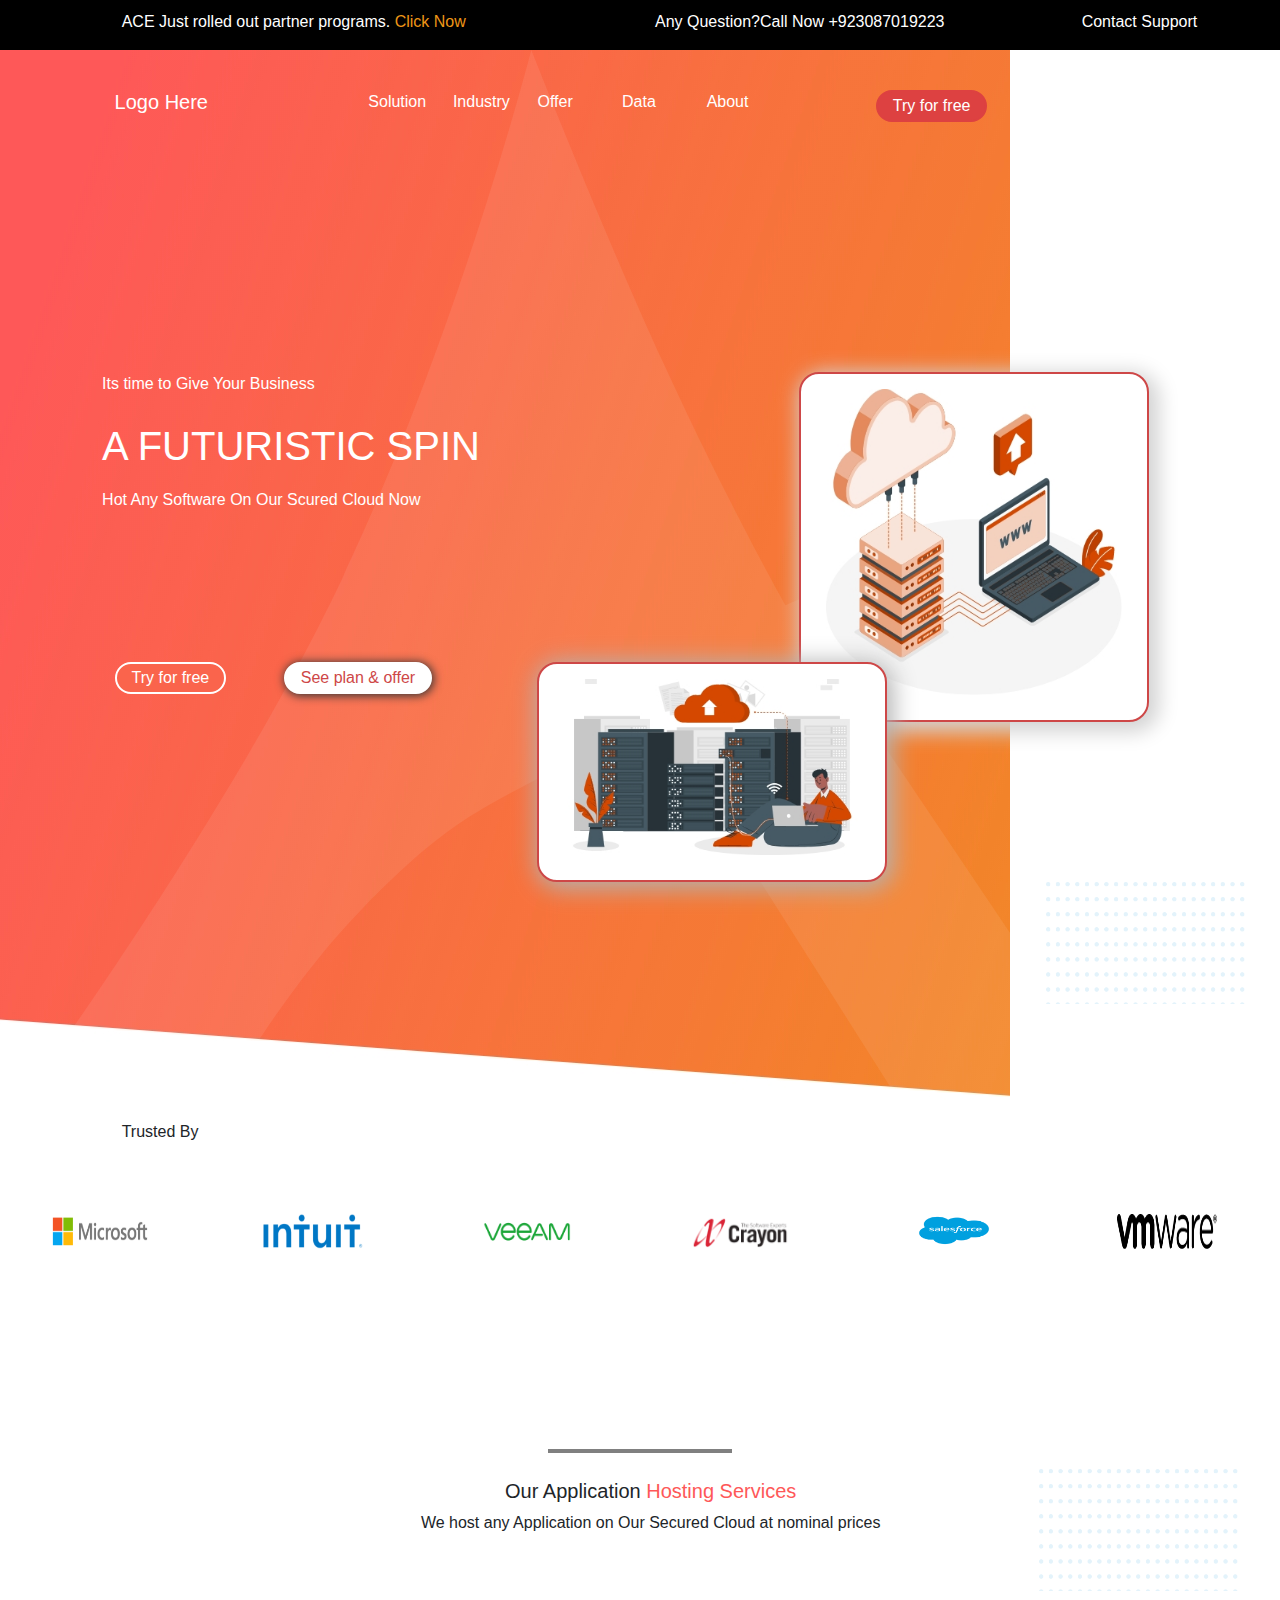
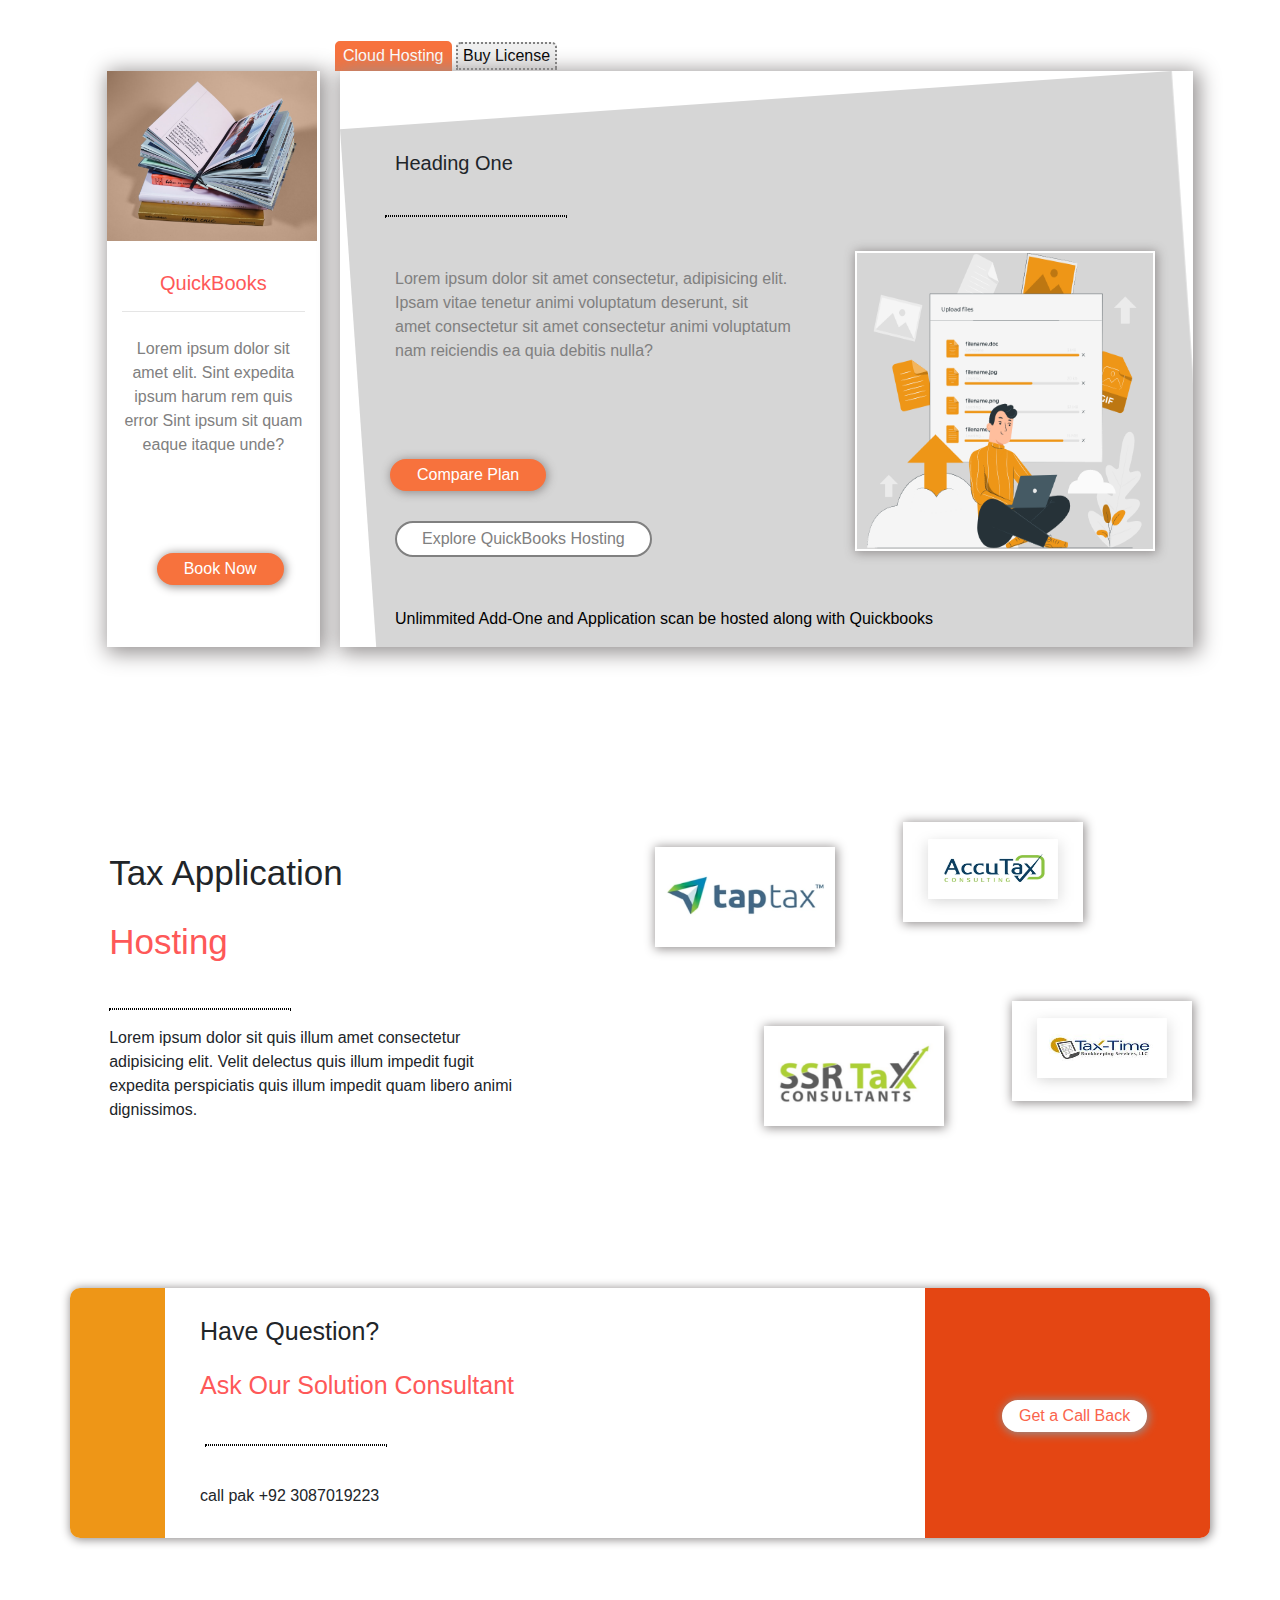
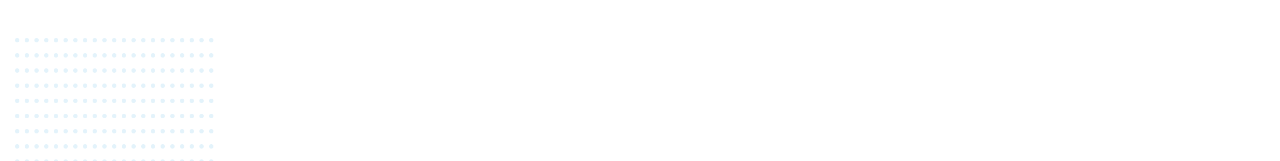
<file: index.html>
<!DOCTYPE html>
<html lang="en">

<head>
    <meta charset="UTF-8">
    <meta http-equiv="X-UA-Compatible" content="IE=edge">
    <meta name="viewport" content="width=device-width, initial-scale=1.0">
    <title>Document</title>
    <link rel="stylesheet" type="" href="./bootstrap-4.0.0/dist/css/bootstrap.min.css">
    <link rel="stylesheet" type="" href="style.css">
</head>

<body>
    <!-- container1 -->
    <!-- row1 -->
    <div class="container-fluid" id="con1">
        <div class="row" id="row1">
            <div class="col-1"></div>
            <div class="col-md-4 col-sm-12">
                <p>ACE Just rolled out partner programs. <span id="click">Click Now </span> </p>
            </div>
            <div class="col-1"></div>
            <div class="col-md-3 col-sm-12">Any Question?Call Now +923087019223</div>
            <div class="col-1"></div>
            <div class="col-md-2 col-sm-12">Contact Support</div>
        </div>
    </div>
    <!---------------------section1-------------------------------- -->
    <!-- container2 -->
    <!-- row2 -->
    <div class="container-fluid" id="con2img1">
        <div class="container-fluid" id="con2img2">

            <div class="container-fluid" id="con2child1">
                <div class="row">
                    <div class="col-1"></div>
                    <div class="col-md-2 col-sm-6">
                        <h5>Logo Here</h5>
                    </div>
                    <div class="col-1"></div>
                    <div class="col-md-1 col-sm-6">Solution</div>
                    <div class="col-md-1 col-sm-6">Industry</div>
                    <div class="col-md-1 col-sm-6">Offer</div>
                    <div class="col-md-1 col-sm-6">Data </div>
                    <div class="col-md-1 col-sm-6">About</div>
                    <div class="col-md-1"></div>
                    <div class="col-md-2 col-sm-6">
                        <button id="row2btn">Try for free</button>
                    </div>
                </div>
            </div>
            <!-- row3 -->
            <div class="conatiner-fluid" id="con2child2">
                <div class="row">
                    <div class="col-1"></div>
                    <div class="col-md-5 col-sm-12">
                        <p>Its time to Give Your Business</p>
                        <h1 id="row3h1">A FUTURISTIC SPIN</h1>
                        <p>Hot Any Software On Our Scured Cloud Now</p>
                    </div>
                    <div class="col-3"></div>
                    <div class="col-md-3 col-sm-12"><img src="./images/3.jpg" alt="" id="row3img"></div>
                </div>
            </div>
            <!-- row4 -->
            <div class="container-fluid" id="con2child3">
                <div class="row">
                    <div class="col-1"></div>
                    <div class="col-md-2 col-sm-6"> <button id="row4btn1">Try for free</button></div>
                    <div class="col-md-3 col-sm-6"><button id="row4btn2">See plan & offer</button></div>
                    <div class="col-md-3 col-sm-12"><img src="./images/4.jpg" alt="" id="row4img"></div>
                </div>
                <!-- row5 -->
                <div class="row">
                    <div class="col-10"></div>
                    <div class="col-2"><img src="./images/12.png" alt="" id="row5img"></div>

                </div>

            </div>
        </div>
    </div>



    <!-- -----------------------------section2------------------------------ -->
    <!-- container3 -->
    <div class="container-fluid">
        <!-- row6 -->
        <div class="row">
            <div class="col-1"></div>
            <div class="col-2" style="margin-top: 20px;">Trusted By</div>
        </div>

        <!-- row7 -->
        <div class="row">
            <div class="col-md-2 col-sm-6"><img src="./images/6.png" alt="" class="row7img"></div>
            <div class="col-md-2 col-sm-6"><img src="./images/7.png" alt="" class="row7img"></div>
            <div class="col-md-2 col-sm-6"><img src="./images/8.png" alt="" class="row7img"></div>
            <div class="col-md-2 col-sm-6"><img src="./images/9.png" alt="" class="row7img"></div>
            <div class="col-md-2 col-sm-6"><img src="./images/10.png" alt="" class="row7img"></div>
            <div class="col-md-2 col-sm-6"><img src="./images/11.png" alt="" class="row7img"></div>
        </div>
        <!-- row8 -->
        <div class="row">
            <div class="col-5"></div>
            <div class="col-2">
                <hr id="row8">
            </div>
        </div>
        <!-- row9 -->
        <div class="row">
            <div class="col-3"></div>
            <div class="col-md-5 col-sm-12" id="row9">
                <h5>Our Application <span style="color: #FE5858;"> Hosting Services</span></h5>
                <p>We host any Application on Our Secured Cloud at nominal prices</p>
            </div>
            <div class="col-1"></div>
            <div class="col-md-2 col-sm-12"><img src="./images/12.png" alt="" width="200px"></div>
        </div>
    </div>
    <button id="btn-1">Cloud Hosting</button>
    <button id="btn-2">Buy License</button>
    <!-- ---------------------------------section3---------------------------- -->
    <!-- container4 -->
    <div class="container-fluid">
        <!-- row10 -->
        <div class="row">
            <div class="col-1"></div>
            <div class="col-md-2 col-sm-12" id="row10-1">
                <img src="./images/13.png" alt="" id="row10img-1">
                <h5 id="row10h5-1">QuickBooks</h5>
                <hr>
                <p id="row10p-1"> Lorem ipsum dolor sit amet elit. Sint expedita ipsum harum rem quis error Sint ipsum
                    sit
                    quam eaque itaque unde? </p>
                <button class="row10btn-1">Book Now</button>
            </div>



            <div class="col-md-8 col-sm-12" id="row10-2">
                <img src="./images/15.png" alt="" id="row10img2">
                <h5 id="row10h5-2">Heading One</h5>
                <hr id="line1">
                <p class="row10p-2">Lorem ipsum dolor sit amet consectetur, adipisicing elit. <br> Ipsam vitae tenetur
                    animi
                    voluptatum deserunt, sit <br> amet consectetur sit amet consectetur animi voluptatum <br> nam
                    reiciendis
                    ea
                    quia debitis nulla?</p>
                <button class="row10btn-1">Compare Plan</button><br>
                <button id="row10btn3-2">Explore QuickBooks Hosting</button>
                <p class="row10p-2" style="color: black;">Unlimmited Add-One and Application scan be hosted along
                    with Quickbooks</p>
            </div>
        </div>
    </div>
    <!-- ------------------------section4 ---------------------------->
    <!-- container5 -->
    <div class="comtainer-fluid">
        <!-- row11 -->
        <div class="row" id="row11">
            <div class="col-1"></div>
            <div class="col-md-4 col-sm-12" id="row11p">
                <p>Tax Application</p>
                <p style="color:#FE5858">Hosting</p>
                <hr id="line2">
            </div>
            <div class="col-1"></div>
            <div class="col-md-2 col-sm-12"><img src="./images/16.png" alt="" class="row11-12img-1"></div>
            <div class="col-md-2 col-sm-12"><img src="./images/17.png" alt="" class="row11-12img-2"></div>
        </div>
        <!-- row12 -->
        <div class="row">
            <div class="col-1"></div>
            <div class="col-md-4 col-sm-12">
                <p>Lorem ipsum dolor sit quis illum amet consectetur adipisicing elit. Velit delectus quis illum impedit
                    fugit expedita perspiciatis quis illum impedit quam libero animi dignissimos.</p>
            </div>
            <div class="col-2"></div>
            <div class="col-md-2 col-sm-12"><img src="./images/18.png" alt="" class="row11-12img-1"></div>
            <div class="col-md-2 col-sm-12"><img src="./images/19.png" alt="" class="row11-12img-2"></div>
        </div>
    </div>

    <!-- ----------------------ection5----------------------- -->
    <!-- container6 -->
    <div class="container">
        <!-- row13 -->
        <div class="row" id="row13">
            <div class="col-1" id="row13empty"></div>
            <div class="col-md-4 col-sm-12" id="row13p">
                <p>Have Question?</p>
                <p style="color: #FE5858;">Ask Our Solution Consultant</p>
                <hr id="line3">
                <h6>call pak +92 3087019223</h6>
            </div>
            <div class="col-md-3 col-sm-12"></div>
            <div class="col-3" id="row13btn-out"><button id="row13btn">Get a Call Back</button></div>
        </div>
    </div>
<!-- -------------------------------section6----------------------------- -->
<!-- container7 -->
<div class="container-fluid">
    <!-- row14 -->
    <div class="row" id="row14">
        <div class="col-2"><img src="./images/12.png" alt="" width="200px"></div>
    </div>
</div>
</body>

</html>
</file>
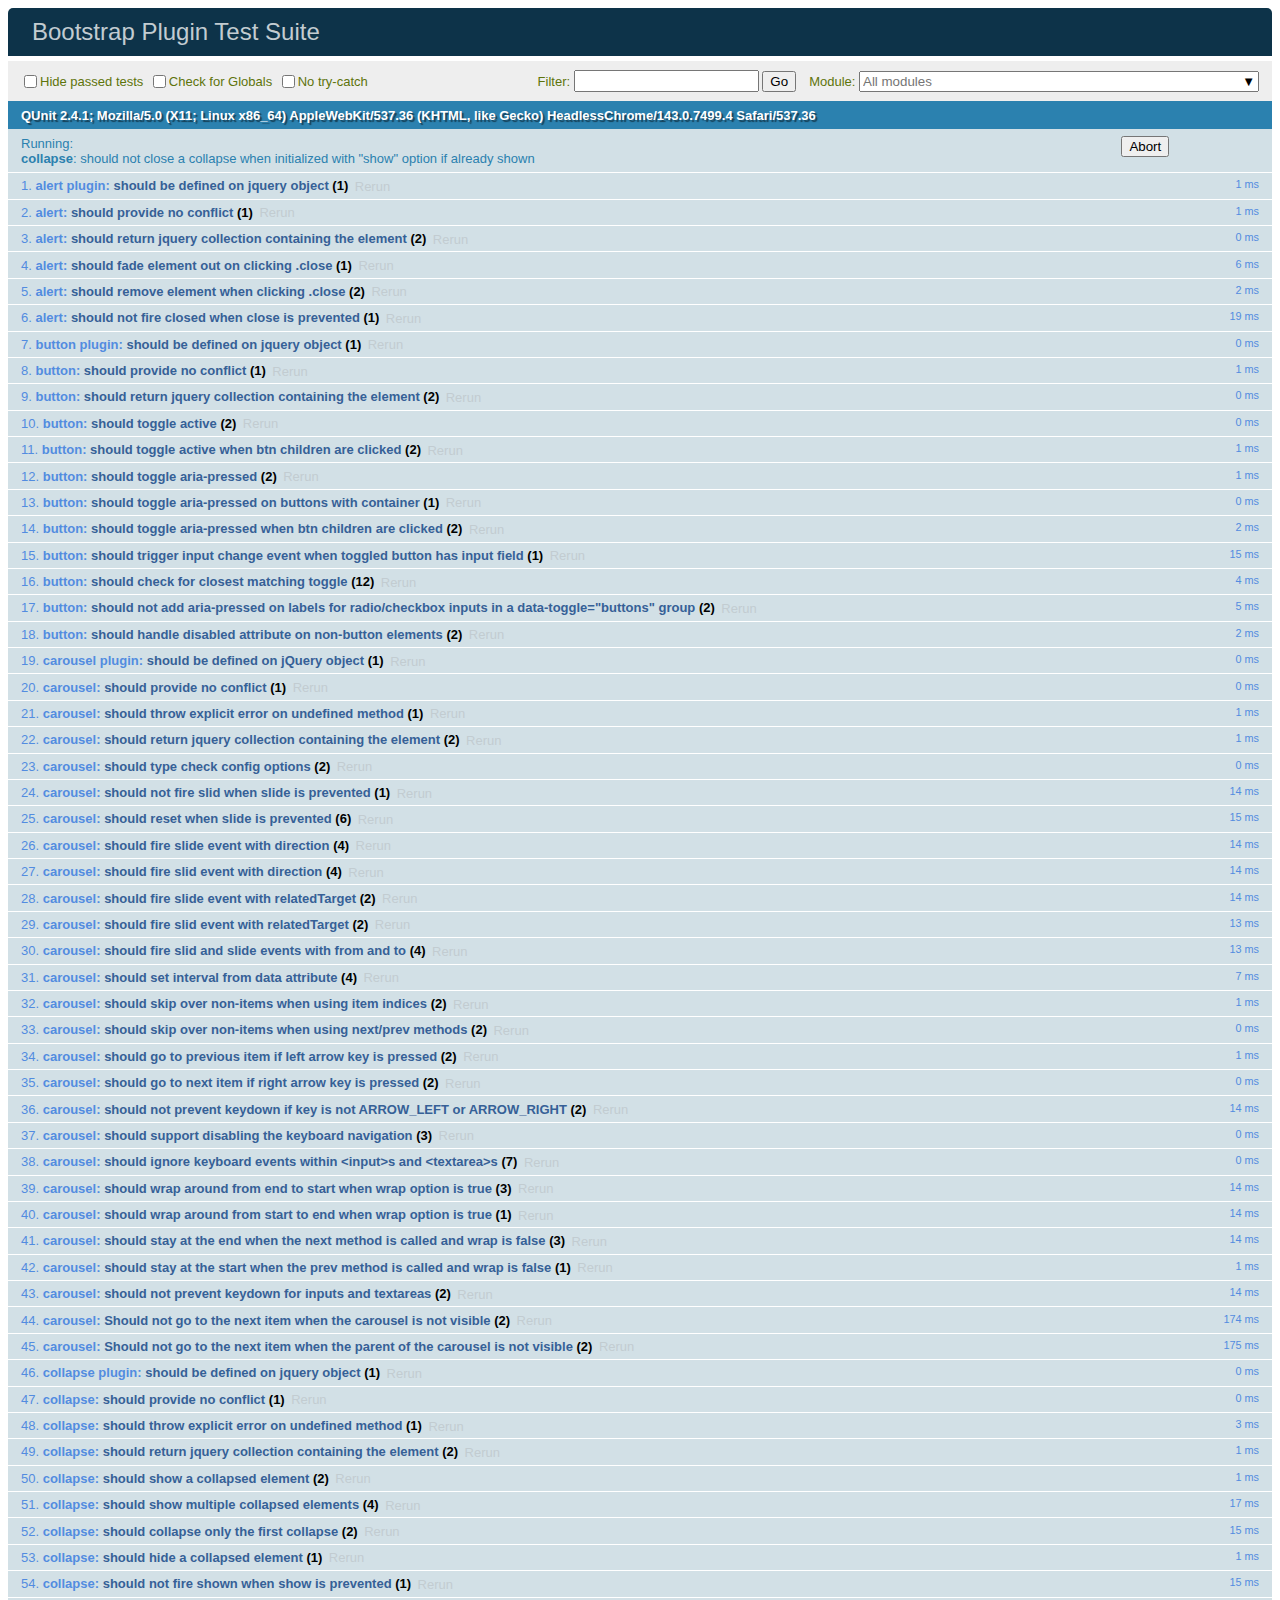
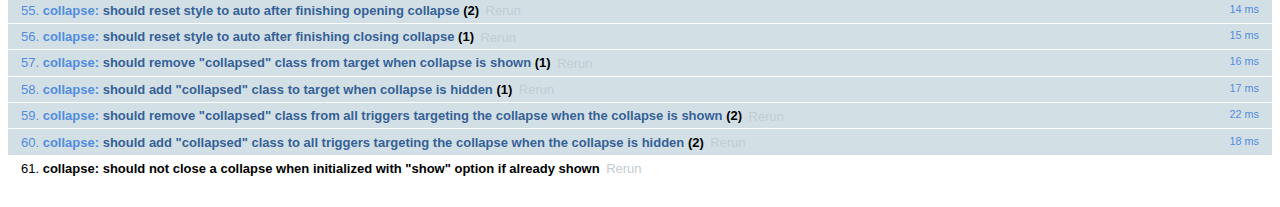
<file: bootstrap-4.0.0/js/tests/index.html>
<!doctype html>
<html lang="en">
  <head>
    <meta charset="utf-8">
    <meta name="viewport" content="width=device-width, initial-scale=1, shrink-to-fit=no">
    <title>Bootstrap Plugin Test Suite</title>

    <!-- jQuery -->
    <script>
      (function () {
        var path = '../../assets/js/vendor/jquery-slim.min.js'
        // get jquery param from the query string.
        var jQueryVersion = location.search.match(/[?&]jquery=(.*?)(?=&|$)/)

        // If a version was specified, use that version from our vendor folder
        if (jQueryVersion) {
          path = 'vendor/jquery-' + jQueryVersion[1] + '.min.js'
        }
        document.write('<script src="' + path + '"><\/script>')
      }())
    </script>
    <script src="../../assets/js/vendor/popper.min.js"></script>

    <!-- QUnit -->
    <link rel="stylesheet" href="vendor/qunit.css" media="screen">
    <script src="vendor/qunit.js"></script>

    <script>
      // Disable jQuery event aliases to ensure we don't accidentally use any of them
      [
        'blur',
        'focus',
        'focusin',
        'focusout',
        'resize',
        'scroll',
        'click',
        'dblclick',
        'mousedown',
        'mouseup',
        'mousemove',
        'mouseover',
        'mouseout',
        'mouseenter',
        'mouseleave',
        'change',
        'select',
        'submit',
        'keydown',
        'keypress',
        'keyup',
        'contextmenu'
      ].forEach(function(eventAlias) {
        $.fn[eventAlias] = function() {
          throw new Error('Using the ".' + eventAlias + '()" method is not allowed, so that Bootstrap can be compatible with custom jQuery builds which exclude the "event aliases" module that defines said method. See https://github.com/twbs/bootstrap/blob/master/CONTRIBUTING.md#js')
        }
      })

      // Require assert.expect in each test
      QUnit.config.requireExpects = true

      // See https://github.com/axemclion/grunt-saucelabs#test-result-details-with-qunit
      var log = []
      var testName

      QUnit.done(function(testResults) {
        var tests = []
        for (var i = 0; i < log.length; i++) {
          var details = log[i]
          tests.push({
            name: details.name,
            result: details.result,
            expected: details.expected,
            actual: details.actual,
            source: details.source
          })
        }
        testResults.tests = tests

        window.global_test_results = testResults
      })

      QUnit.testStart(function(testDetails) {
        QUnit.log(function(details) {
          if (!details.result) {
            details.name = testDetails.name
            log.push(details)
          }
        })
      })

      // Display fixture on-screen on iOS to avoid false positives
      // See https://github.com/twbs/bootstrap/pull/15955
      if (/iPhone|iPad|iPod/.test(navigator.userAgent)) {
        QUnit.begin(function() {
          $('#qunit-fixture').css({ top: 0, left: 0 })
        })

        QUnit.done(function() {
          $('#qunit-fixture').css({ top: '', left: '' })
        })
      }
    </script>

    <!-- Transpiled Plugins -->
    <script src="../dist/util.js"></script>
    <script src="../dist/alert.js"></script>
    <script src="../dist/button.js"></script>
    <script src="../dist/carousel.js"></script>
    <script src="../dist/collapse.js"></script>
    <script src="../dist/dropdown.js"></script>
    <script src="../dist/modal.js"></script>
    <script src="../dist/scrollspy.js"></script>
    <script src="../dist/tab.js"></script>
    <script src="../dist/tooltip.js"></script>
    <script src="../dist/popover.js"></script>

    <!-- Unit Tests -->
    <script src="unit/alert.js"></script>
    <script src="unit/button.js"></script>
    <script src="unit/carousel.js"></script>
    <script src="unit/collapse.js"></script>
    <script src="unit/dropdown.js"></script>
    <script src="unit/modal.js"></script>
    <script src="unit/scrollspy.js"></script>
    <script src="unit/tab.js"></script>
    <script src="unit/tooltip.js"></script>
    <script src="unit/popover.js"></script>
    <script src="unit/util.js"></script>
  </head>
  <body>
    <div id="qunit-container">
      <div id="qunit"></div>
      <div id="qunit-fixture"></div>
    </div>
  </body>
</html>
</file>
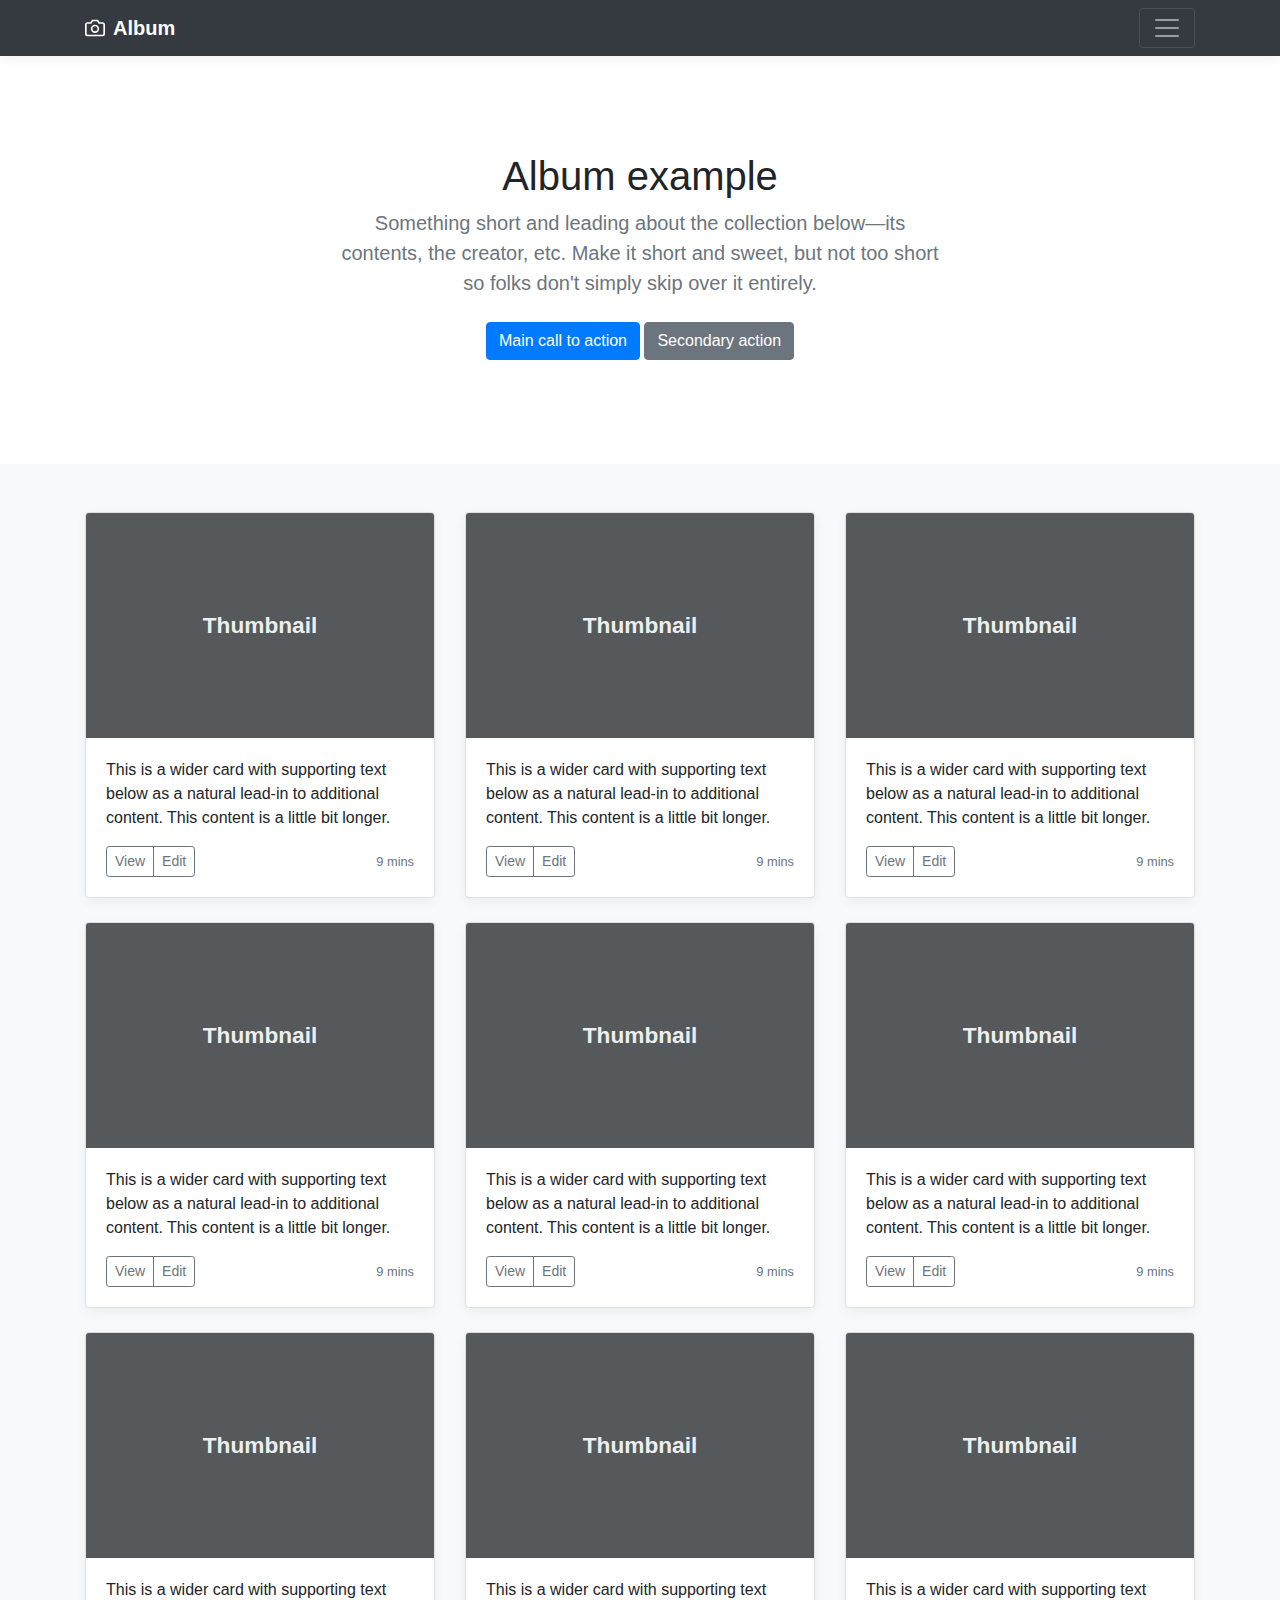
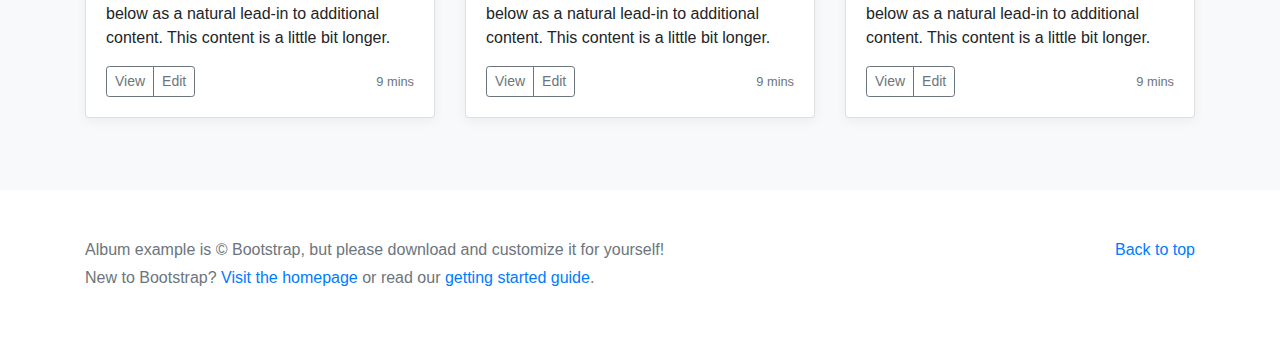
<file: bootstrap-4.0.0/docs/4.0/examples/album/index.html>
<!doctype html>
<html lang="en">
  <head>
    <meta charset="utf-8">
    <meta name="viewport" content="width=device-width, initial-scale=1, shrink-to-fit=no">
    <meta name="description" content="">
    <meta name="author" content="">
    <link rel="icon" href="../../../../favicon.ico">

    <title>Album example for Bootstrap</title>

    <!-- Bootstrap core CSS -->
    <link href="../../../../dist/css/bootstrap.min.css" rel="stylesheet">

    <!-- Custom styles for this template -->
    <link href="album.css" rel="stylesheet">
  </head>

  <body>

    <header>
      <div class="collapse bg-dark" id="navbarHeader">
        <div class="container">
          <div class="row">
            <div class="col-sm-8 col-md-7 py-4">
              <h4 class="text-white">About</h4>
              <p class="text-muted">Add some information about the album below, the author, or any other background context. Make it a few sentences long so folks can pick up some informative tidbits. Then, link them off to some social networking sites or contact information.</p>
            </div>
            <div class="col-sm-4 offset-md-1 py-4">
              <h4 class="text-white">Contact</h4>
              <ul class="list-unstyled">
                <li><a href="#" class="text-white">Follow on Twitter</a></li>
                <li><a href="#" class="text-white">Like on Facebook</a></li>
                <li><a href="#" class="text-white">Email me</a></li>
              </ul>
            </div>
          </div>
        </div>
      </div>
      <div class="navbar navbar-dark bg-dark box-shadow">
        <div class="container d-flex justify-content-between">
          <a href="#" class="navbar-brand d-flex align-items-center">
            <svg xmlns="http://www.w3.org/2000/svg" width="20" height="20" viewBox="0 0 24 24" fill="none" stroke="currentColor" stroke-width="2" stroke-linecap="round" stroke-linejoin="round" class="mr-2"><path d="M23 19a2 2 0 0 1-2 2H3a2 2 0 0 1-2-2V8a2 2 0 0 1 2-2h4l2-3h6l2 3h4a2 2 0 0 1 2 2z"></path><circle cx="12" cy="13" r="4"></circle></svg>
            <strong>Album</strong>
          </a>
          <button class="navbar-toggler" type="button" data-toggle="collapse" data-target="#navbarHeader" aria-controls="navbarHeader" aria-expanded="false" aria-label="Toggle navigation">
            <span class="navbar-toggler-icon"></span>
          </button>
        </div>
      </div>
    </header>

    <main role="main">

      <section class="jumbotron text-center">
        <div class="container">
          <h1 class="jumbotron-heading">Album example</h1>
          <p class="lead text-muted">Something short and leading about the collection below—its contents, the creator, etc. Make it short and sweet, but not too short so folks don't simply skip over it entirely.</p>
          <p>
            <a href="#" class="btn btn-primary my-2">Main call to action</a>
            <a href="#" class="btn btn-secondary my-2">Secondary action</a>
          </p>
        </div>
      </section>

      <div class="album py-5 bg-light">
        <div class="container">

          <div class="row">
            <div class="col-md-4">
              <div class="card mb-4 box-shadow">
                <img class="card-img-top" data-src="holder.js/100px225?theme=thumb&bg=55595c&fg=eceeef&text=Thumbnail" alt="Card image cap">
                <div class="card-body">
                  <p class="card-text">This is a wider card with supporting text below as a natural lead-in to additional content. This content is a little bit longer.</p>
                  <div class="d-flex justify-content-between align-items-center">
                    <div class="btn-group">
                      <button type="button" class="btn btn-sm btn-outline-secondary">View</button>
                      <button type="button" class="btn btn-sm btn-outline-secondary">Edit</button>
                    </div>
                    <small class="text-muted">9 mins</small>
                  </div>
                </div>
              </div>
            </div>
            <div class="col-md-4">
              <div class="card mb-4 box-shadow">
                <img class="card-img-top" data-src="holder.js/100px225?theme=thumb&bg=55595c&fg=eceeef&text=Thumbnail" alt="Card image cap">
                <div class="card-body">
                  <p class="card-text">This is a wider card with supporting text below as a natural lead-in to additional content. This content is a little bit longer.</p>
                  <div class="d-flex justify-content-between align-items-center">
                    <div class="btn-group">
                      <button type="button" class="btn btn-sm btn-outline-secondary">View</button>
                      <button type="button" class="btn btn-sm btn-outline-secondary">Edit</button>
                    </div>
                    <small class="text-muted">9 mins</small>
                  </div>
                </div>
              </div>
            </div>
            <div class="col-md-4">
              <div class="card mb-4 box-shadow">
                <img class="card-img-top" data-src="holder.js/100px225?theme=thumb&bg=55595c&fg=eceeef&text=Thumbnail" alt="Card image cap">
                <div class="card-body">
                  <p class="card-text">This is a wider card with supporting text below as a natural lead-in to additional content. This content is a little bit longer.</p>
                  <div class="d-flex justify-content-between align-items-center">
                    <div class="btn-group">
                      <button type="button" class="btn btn-sm btn-outline-secondary">View</button>
                      <button type="button" class="btn btn-sm btn-outline-secondary">Edit</button>
                    </div>
                    <small class="text-muted">9 mins</small>
                  </div>
                </div>
              </div>
            </div>

            <div class="col-md-4">
              <div class="card mb-4 box-shadow">
                <img class="card-img-top" data-src="holder.js/100px225?theme=thumb&bg=55595c&fg=eceeef&text=Thumbnail" alt="Card image cap">
                <div class="card-body">
                  <p class="card-text">This is a wider card with supporting text below as a natural lead-in to additional content. This content is a little bit longer.</p>
                  <div class="d-flex justify-content-between align-items-center">
                    <div class="btn-group">
                      <button type="button" class="btn btn-sm btn-outline-secondary">View</button>
                      <button type="button" class="btn btn-sm btn-outline-secondary">Edit</button>
                    </div>
                    <small class="text-muted">9 mins</small>
                  </div>
                </div>
              </div>
            </div>
            <div class="col-md-4">
              <div class="card mb-4 box-shadow">
                <img class="card-img-top" data-src="holder.js/100px225?theme=thumb&bg=55595c&fg=eceeef&text=Thumbnail" alt="Card image cap">
                <div class="card-body">
                  <p class="card-text">This is a wider card with supporting text below as a natural lead-in to additional content. This content is a little bit longer.</p>
                  <div class="d-flex justify-content-between align-items-center">
                    <div class="btn-group">
                      <button type="button" class="btn btn-sm btn-outline-secondary">View</button>
                      <button type="button" class="btn btn-sm btn-outline-secondary">Edit</button>
                    </div>
                    <small class="text-muted">9 mins</small>
                  </div>
                </div>
              </div>
            </div>
            <div class="col-md-4">
              <div class="card mb-4 box-shadow">
                <img class="card-img-top" data-src="holder.js/100px225?theme=thumb&bg=55595c&fg=eceeef&text=Thumbnail" alt="Card image cap">
                <div class="card-body">
                  <p class="card-text">This is a wider card with supporting text below as a natural lead-in to additional content. This content is a little bit longer.</p>
                  <div class="d-flex justify-content-between align-items-center">
                    <div class="btn-group">
                      <button type="button" class="btn btn-sm btn-outline-secondary">View</button>
                      <button type="button" class="btn btn-sm btn-outline-secondary">Edit</button>
                    </div>
                    <small class="text-muted">9 mins</small>
                  </div>
                </div>
              </div>
            </div>

            <div class="col-md-4">
              <div class="card mb-4 box-shadow">
                <img class="card-img-top" data-src="holder.js/100px225?theme=thumb&bg=55595c&fg=eceeef&text=Thumbnail" alt="Card image cap">
                <div class="card-body">
                  <p class="card-text">This is a wider card with supporting text below as a natural lead-in to additional content. This content is a little bit longer.</p>
                  <div class="d-flex justify-content-between align-items-center">
                    <div class="btn-group">
                      <button type="button" class="btn btn-sm btn-outline-secondary">View</button>
                      <button type="button" class="btn btn-sm btn-outline-secondary">Edit</button>
                    </div>
                    <small class="text-muted">9 mins</small>
                  </div>
                </div>
              </div>
            </div>
            <div class="col-md-4">
              <div class="card mb-4 box-shadow">
                <img class="card-img-top" data-src="holder.js/100px225?theme=thumb&bg=55595c&fg=eceeef&text=Thumbnail" alt="Card image cap">
                <div class="card-body">
                  <p class="card-text">This is a wider card with supporting text below as a natural lead-in to additional content. This content is a little bit longer.</p>
                  <div class="d-flex justify-content-between align-items-center">
                    <div class="btn-group">
                      <button type="button" class="btn btn-sm btn-outline-secondary">View</button>
                      <button type="button" class="btn btn-sm btn-outline-secondary">Edit</button>
                    </div>
                    <small class="text-muted">9 mins</small>
                  </div>
                </div>
              </div>
            </div>
            <div class="col-md-4">
              <div class="card mb-4 box-shadow">
                <img class="card-img-top" data-src="holder.js/100px225?theme=thumb&bg=55595c&fg=eceeef&text=Thumbnail" alt="Card image cap">
                <div class="card-body">
                  <p class="card-text">This is a wider card with supporting text below as a natural lead-in to additional content. This content is a little bit longer.</p>
                  <div class="d-flex justify-content-between align-items-center">
                    <div class="btn-group">
                      <button type="button" class="btn btn-sm btn-outline-secondary">View</button>
                      <button type="button" class="btn btn-sm btn-outline-secondary">Edit</button>
                    </div>
                    <small class="text-muted">9 mins</small>
                  </div>
                </div>
              </div>
            </div>
          </div>
        </div>
      </div>

    </main>

    <footer class="text-muted">
      <div class="container">
        <p class="float-right">
          <a href="#">Back to top</a>
        </p>
        <p>Album example is &copy; Bootstrap, but please download and customize it for yourself!</p>
        <p>New to Bootstrap? <a href="../../">Visit the homepage</a> or read our <a href="../../getting-started/">getting started guide</a>.</p>
      </div>
    </footer>

    <!-- Bootstrap core JavaScript
    ================================================== -->
    <!-- Placed at the end of the document so the pages load faster -->
    <script src="https://code.jquery.com/jquery-3.2.1.slim.min.js" integrity="sha384-KJ3o2DKtIkvYIK3UENzmM7KCkRr/rE9/Qpg6aAZGJwFDMVNA/GpGFF93hXpG5KkN" crossorigin="anonymous"></script>
    <script>window.jQuery || document.write('<script src="../../../../assets/js/vendor/jquery-slim.min.js"><\/script>')</script>
    <script src="../../../../assets/js/vendor/popper.min.js"></script>
    <script src="../../../../dist/js/bootstrap.min.js"></script>
    <script src="../../../../assets/js/vendor/holder.min.js"></script>
  </body>
</html>
</file>
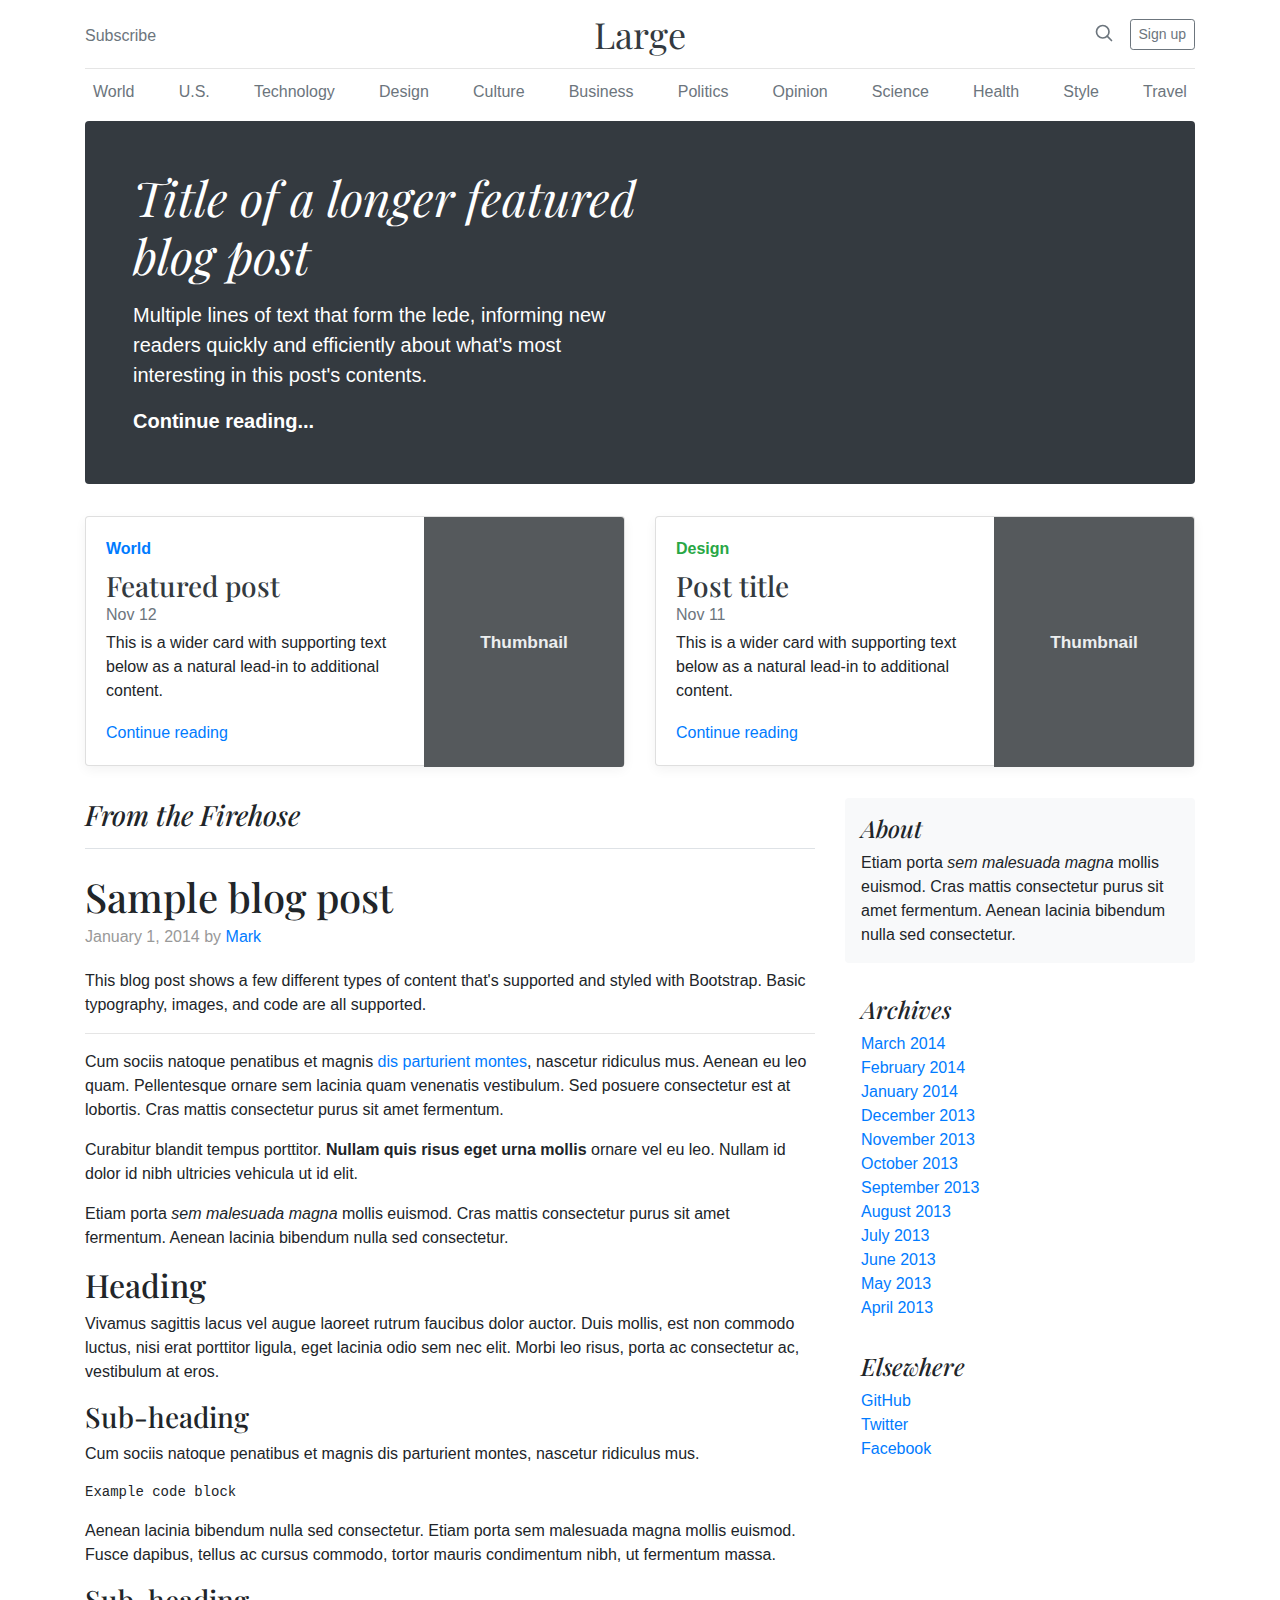
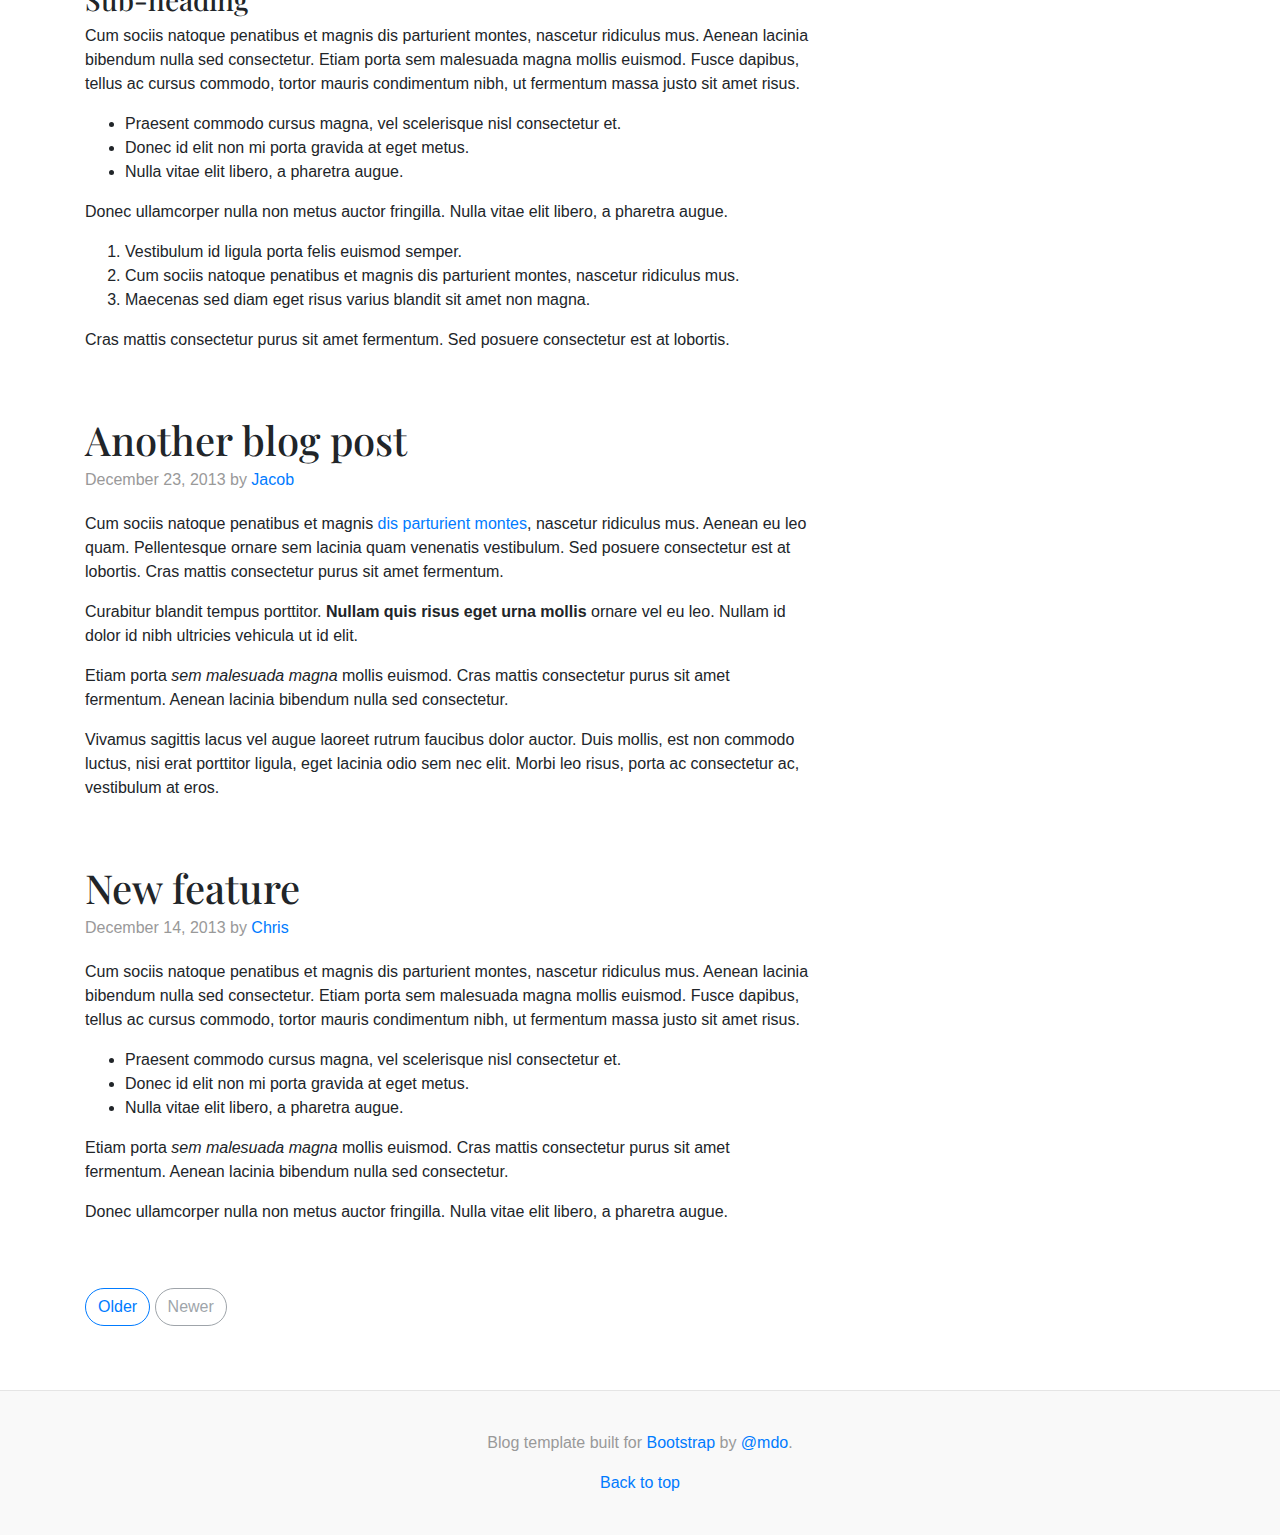
<file: bootstrap-4.0.0/docs/4.0/examples/blog/index.html>
<!doctype html>
<html lang="en">
  <head>
    <meta charset="utf-8">
    <meta name="viewport" content="width=device-width, initial-scale=1, shrink-to-fit=no">
    <meta name="description" content="">
    <meta name="author" content="">
    <link rel="icon" href="../../../../favicon.ico">

    <title>Blog Template for Bootstrap</title>

    <!-- Bootstrap core CSS -->
    <link href="../../../../dist/css/bootstrap.min.css" rel="stylesheet">

    <!-- Custom styles for this template -->
    <link href="https://fonts.googleapis.com/css?family=Playfair+Display:700,900" rel="stylesheet">
    <link href="blog.css" rel="stylesheet">
  </head>

  <body>

    <div class="container">
      <header class="blog-header py-3">
        <div class="row flex-nowrap justify-content-between align-items-center">
          <div class="col-4 pt-1">
            <a class="text-muted" href="#">Subscribe</a>
          </div>
          <div class="col-4 text-center">
            <a class="blog-header-logo text-dark" href="#">Large</a>
          </div>
          <div class="col-4 d-flex justify-content-end align-items-center">
            <a class="text-muted" href="#">
              <svg xmlns="http://www.w3.org/2000/svg" width="20" height="20" viewBox="0 0 24 24" fill="none" stroke="currentColor" stroke-width="2" stroke-linecap="round" stroke-linejoin="round" class="mx-3"><circle cx="10.5" cy="10.5" r="7.5"></circle><line x1="21" y1="21" x2="15.8" y2="15.8"></line></svg>
            </a>
            <a class="btn btn-sm btn-outline-secondary" href="#">Sign up</a>
          </div>
        </div>
      </header>

      <div class="nav-scroller py-1 mb-2">
        <nav class="nav d-flex justify-content-between">
          <a class="p-2 text-muted" href="#">World</a>
          <a class="p-2 text-muted" href="#">U.S.</a>
          <a class="p-2 text-muted" href="#">Technology</a>
          <a class="p-2 text-muted" href="#">Design</a>
          <a class="p-2 text-muted" href="#">Culture</a>
          <a class="p-2 text-muted" href="#">Business</a>
          <a class="p-2 text-muted" href="#">Politics</a>
          <a class="p-2 text-muted" href="#">Opinion</a>
          <a class="p-2 text-muted" href="#">Science</a>
          <a class="p-2 text-muted" href="#">Health</a>
          <a class="p-2 text-muted" href="#">Style</a>
          <a class="p-2 text-muted" href="#">Travel</a>
        </nav>
      </div>

      <div class="jumbotron p-3 p-md-5 text-white rounded bg-dark">
        <div class="col-md-6 px-0">
          <h1 class="display-4 font-italic">Title of a longer featured blog post</h1>
          <p class="lead my-3">Multiple lines of text that form the lede, informing new readers quickly and efficiently about what's most interesting in this post's contents.</p>
          <p class="lead mb-0"><a href="#" class="text-white font-weight-bold">Continue reading...</a></p>
        </div>
      </div>

      <div class="row mb-2">
        <div class="col-md-6">
          <div class="card flex-md-row mb-4 box-shadow h-md-250">
            <div class="card-body d-flex flex-column align-items-start">
              <strong class="d-inline-block mb-2 text-primary">World</strong>
              <h3 class="mb-0">
                <a class="text-dark" href="#">Featured post</a>
              </h3>
              <div class="mb-1 text-muted">Nov 12</div>
              <p class="card-text mb-auto">This is a wider card with supporting text below as a natural lead-in to additional content.</p>
              <a href="#">Continue reading</a>
            </div>
            <img class="card-img-right flex-auto d-none d-md-block" data-src="holder.js/200x250?theme=thumb" alt="Card image cap">
          </div>
        </div>
        <div class="col-md-6">
          <div class="card flex-md-row mb-4 box-shadow h-md-250">
            <div class="card-body d-flex flex-column align-items-start">
              <strong class="d-inline-block mb-2 text-success">Design</strong>
              <h3 class="mb-0">
                <a class="text-dark" href="#">Post title</a>
              </h3>
              <div class="mb-1 text-muted">Nov 11</div>
              <p class="card-text mb-auto">This is a wider card with supporting text below as a natural lead-in to additional content.</p>
              <a href="#">Continue reading</a>
            </div>
            <img class="card-img-right flex-auto d-none d-md-block" data-src="holder.js/200x250?theme=thumb" alt="Card image cap">
          </div>
        </div>
      </div>
    </div>

    <main role="main" class="container">
      <div class="row">
        <div class="col-md-8 blog-main">
          <h3 class="pb-3 mb-4 font-italic border-bottom">
            From the Firehose
          </h3>

          <div class="blog-post">
            <h2 class="blog-post-title">Sample blog post</h2>
            <p class="blog-post-meta">January 1, 2014 by <a href="#">Mark</a></p>

            <p>This blog post shows a few different types of content that's supported and styled with Bootstrap. Basic typography, images, and code are all supported.</p>
            <hr>
            <p>Cum sociis natoque penatibus et magnis <a href="#">dis parturient montes</a>, nascetur ridiculus mus. Aenean eu leo quam. Pellentesque ornare sem lacinia quam venenatis vestibulum. Sed posuere consectetur est at lobortis. Cras mattis consectetur purus sit amet fermentum.</p>
            <blockquote>
              <p>Curabitur blandit tempus porttitor. <strong>Nullam quis risus eget urna mollis</strong> ornare vel eu leo. Nullam id dolor id nibh ultricies vehicula ut id elit.</p>
            </blockquote>
            <p>Etiam porta <em>sem malesuada magna</em> mollis euismod. Cras mattis consectetur purus sit amet fermentum. Aenean lacinia bibendum nulla sed consectetur.</p>
            <h2>Heading</h2>
            <p>Vivamus sagittis lacus vel augue laoreet rutrum faucibus dolor auctor. Duis mollis, est non commodo luctus, nisi erat porttitor ligula, eget lacinia odio sem nec elit. Morbi leo risus, porta ac consectetur ac, vestibulum at eros.</p>
            <h3>Sub-heading</h3>
            <p>Cum sociis natoque penatibus et magnis dis parturient montes, nascetur ridiculus mus.</p>
            <pre><code>Example code block</code></pre>
            <p>Aenean lacinia bibendum nulla sed consectetur. Etiam porta sem malesuada magna mollis euismod. Fusce dapibus, tellus ac cursus commodo, tortor mauris condimentum nibh, ut fermentum massa.</p>
            <h3>Sub-heading</h3>
            <p>Cum sociis natoque penatibus et magnis dis parturient montes, nascetur ridiculus mus. Aenean lacinia bibendum nulla sed consectetur. Etiam porta sem malesuada magna mollis euismod. Fusce dapibus, tellus ac cursus commodo, tortor mauris condimentum nibh, ut fermentum massa justo sit amet risus.</p>
            <ul>
              <li>Praesent commodo cursus magna, vel scelerisque nisl consectetur et.</li>
              <li>Donec id elit non mi porta gravida at eget metus.</li>
              <li>Nulla vitae elit libero, a pharetra augue.</li>
            </ul>
            <p>Donec ullamcorper nulla non metus auctor fringilla. Nulla vitae elit libero, a pharetra augue.</p>
            <ol>
              <li>Vestibulum id ligula porta felis euismod semper.</li>
              <li>Cum sociis natoque penatibus et magnis dis parturient montes, nascetur ridiculus mus.</li>
              <li>Maecenas sed diam eget risus varius blandit sit amet non magna.</li>
            </ol>
            <p>Cras mattis consectetur purus sit amet fermentum. Sed posuere consectetur est at lobortis.</p>
          </div><!-- /.blog-post -->

          <div class="blog-post">
            <h2 class="blog-post-title">Another blog post</h2>
            <p class="blog-post-meta">December 23, 2013 by <a href="#">Jacob</a></p>

            <p>Cum sociis natoque penatibus et magnis <a href="#">dis parturient montes</a>, nascetur ridiculus mus. Aenean eu leo quam. Pellentesque ornare sem lacinia quam venenatis vestibulum. Sed posuere consectetur est at lobortis. Cras mattis consectetur purus sit amet fermentum.</p>
            <blockquote>
              <p>Curabitur blandit tempus porttitor. <strong>Nullam quis risus eget urna mollis</strong> ornare vel eu leo. Nullam id dolor id nibh ultricies vehicula ut id elit.</p>
            </blockquote>
            <p>Etiam porta <em>sem malesuada magna</em> mollis euismod. Cras mattis consectetur purus sit amet fermentum. Aenean lacinia bibendum nulla sed consectetur.</p>
            <p>Vivamus sagittis lacus vel augue laoreet rutrum faucibus dolor auctor. Duis mollis, est non commodo luctus, nisi erat porttitor ligula, eget lacinia odio sem nec elit. Morbi leo risus, porta ac consectetur ac, vestibulum at eros.</p>
          </div><!-- /.blog-post -->

          <div class="blog-post">
            <h2 class="blog-post-title">New feature</h2>
            <p class="blog-post-meta">December 14, 2013 by <a href="#">Chris</a></p>

            <p>Cum sociis natoque penatibus et magnis dis parturient montes, nascetur ridiculus mus. Aenean lacinia bibendum nulla sed consectetur. Etiam porta sem malesuada magna mollis euismod. Fusce dapibus, tellus ac cursus commodo, tortor mauris condimentum nibh, ut fermentum massa justo sit amet risus.</p>
            <ul>
              <li>Praesent commodo cursus magna, vel scelerisque nisl consectetur et.</li>
              <li>Donec id elit non mi porta gravida at eget metus.</li>
              <li>Nulla vitae elit libero, a pharetra augue.</li>
            </ul>
            <p>Etiam porta <em>sem malesuada magna</em> mollis euismod. Cras mattis consectetur purus sit amet fermentum. Aenean lacinia bibendum nulla sed consectetur.</p>
            <p>Donec ullamcorper nulla non metus auctor fringilla. Nulla vitae elit libero, a pharetra augue.</p>
          </div><!-- /.blog-post -->

          <nav class="blog-pagination">
            <a class="btn btn-outline-primary" href="#">Older</a>
            <a class="btn btn-outline-secondary disabled" href="#">Newer</a>
          </nav>

        </div><!-- /.blog-main -->

        <aside class="col-md-4 blog-sidebar">
          <div class="p-3 mb-3 bg-light rounded">
            <h4 class="font-italic">About</h4>
            <p class="mb-0">Etiam porta <em>sem malesuada magna</em> mollis euismod. Cras mattis consectetur purus sit amet fermentum. Aenean lacinia bibendum nulla sed consectetur.</p>
          </div>

          <div class="p-3">
            <h4 class="font-italic">Archives</h4>
            <ol class="list-unstyled mb-0">
              <li><a href="#">March 2014</a></li>
              <li><a href="#">February 2014</a></li>
              <li><a href="#">January 2014</a></li>
              <li><a href="#">December 2013</a></li>
              <li><a href="#">November 2013</a></li>
              <li><a href="#">October 2013</a></li>
              <li><a href="#">September 2013</a></li>
              <li><a href="#">August 2013</a></li>
              <li><a href="#">July 2013</a></li>
              <li><a href="#">June 2013</a></li>
              <li><a href="#">May 2013</a></li>
              <li><a href="#">April 2013</a></li>
            </ol>
          </div>

          <div class="p-3">
            <h4 class="font-italic">Elsewhere</h4>
            <ol class="list-unstyled">
              <li><a href="#">GitHub</a></li>
              <li><a href="#">Twitter</a></li>
              <li><a href="#">Facebook</a></li>
            </ol>
          </div>
        </aside><!-- /.blog-sidebar -->

      </div><!-- /.row -->

    </main><!-- /.container -->

    <footer class="blog-footer">
      <p>Blog template built for <a href="https://getbootstrap.com/">Bootstrap</a> by <a href="https://twitter.com/mdo">@mdo</a>.</p>
      <p>
        <a href="#">Back to top</a>
      </p>
    </footer>

    <!-- Bootstrap core JavaScript
    ================================================== -->
    <!-- Placed at the end of the document so the pages load faster -->
    <script src="https://code.jquery.com/jquery-3.2.1.slim.min.js" integrity="sha384-KJ3o2DKtIkvYIK3UENzmM7KCkRr/rE9/Qpg6aAZGJwFDMVNA/GpGFF93hXpG5KkN" crossorigin="anonymous"></script>
    <script>window.jQuery || document.write('<script src="../../../../assets/js/vendor/jquery-slim.min.js"><\/script>')</script>
    <script src="../../../../assets/js/vendor/popper.min.js"></script>
    <script src="../../../../dist/js/bootstrap.min.js"></script>
    <script src="../../../../assets/js/vendor/holder.min.js"></script>
    <script>
      Holder.addTheme('thumb', {
        bg: '#55595c',
        fg: '#eceeef',
        text: 'Thumbnail'
      });
    </script>
  </body>
</html>
</file>
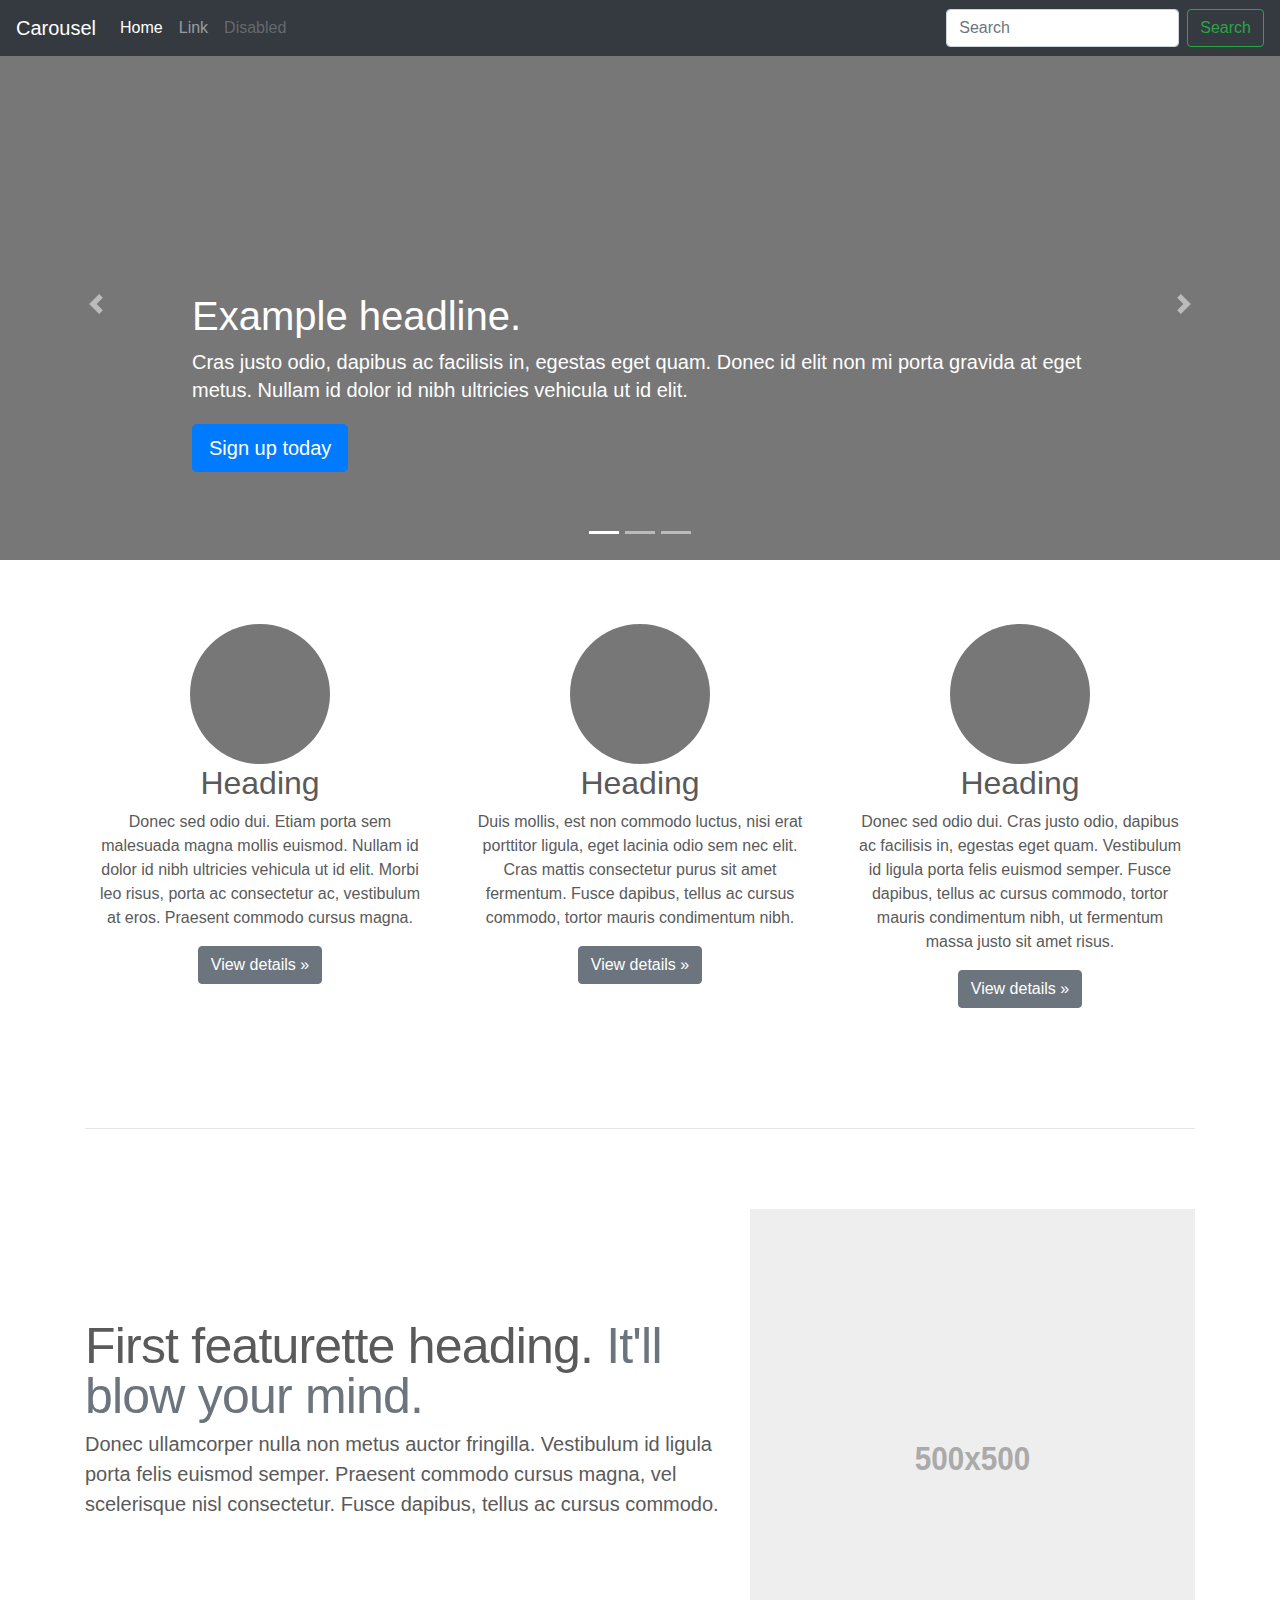
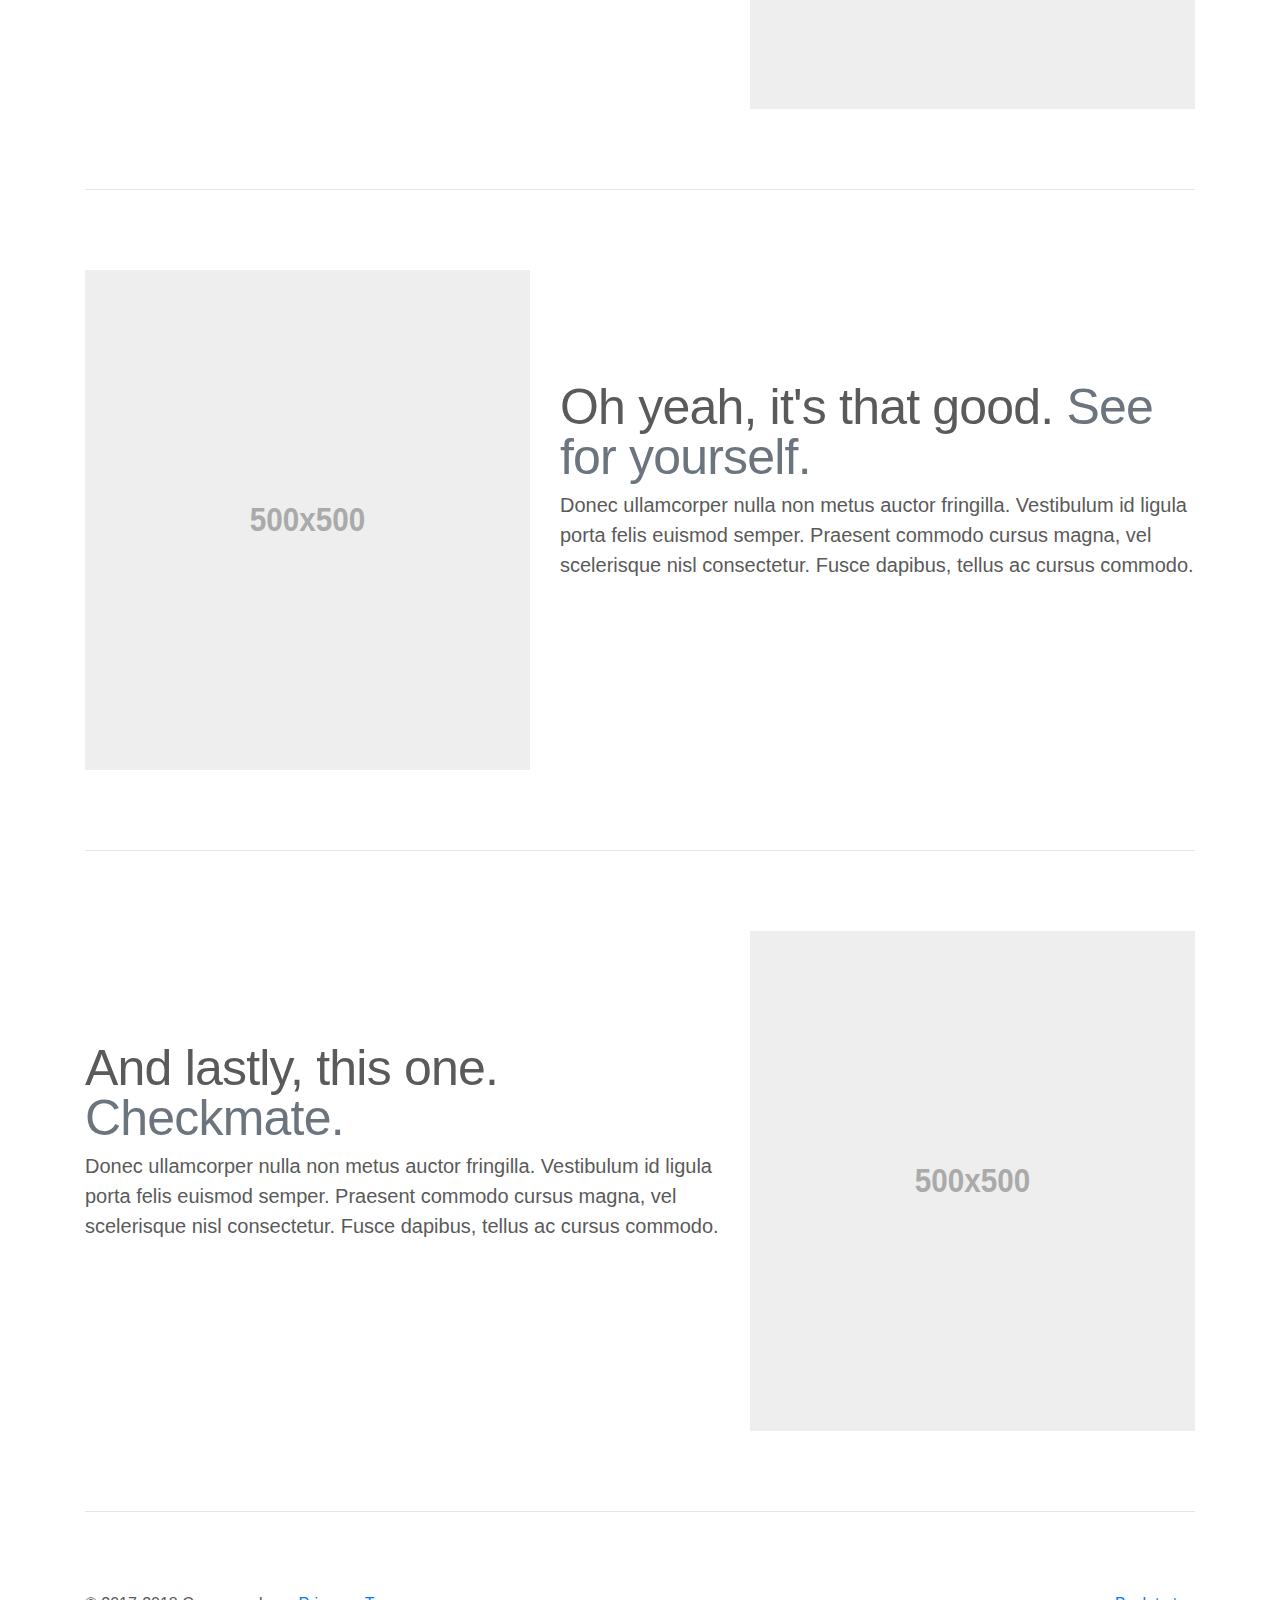
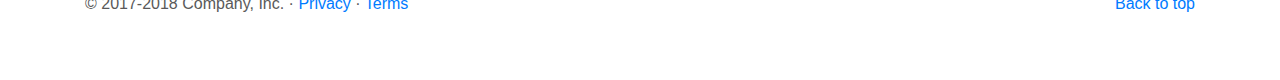
<file: bootstrap-4.0.0/docs/4.0/examples/carousel/index.html>
<!doctype html>
<html lang="en">
  <head>
    <meta charset="utf-8">
    <meta name="viewport" content="width=device-width, initial-scale=1, shrink-to-fit=no">
    <meta name="description" content="">
    <meta name="author" content="">
    <link rel="icon" href="../../../../favicon.ico">

    <title>Carousel Template for Bootstrap</title>

    <!-- Bootstrap core CSS -->
    <link href="../../../../dist/css/bootstrap.min.css" rel="stylesheet">

    <!-- Custom styles for this template -->
    <link href="carousel.css" rel="stylesheet">
  </head>
  <body>

    <header>
      <nav class="navbar navbar-expand-md navbar-dark fixed-top bg-dark">
        <a class="navbar-brand" href="#">Carousel</a>
        <button class="navbar-toggler" type="button" data-toggle="collapse" data-target="#navbarCollapse" aria-controls="navbarCollapse" aria-expanded="false" aria-label="Toggle navigation">
          <span class="navbar-toggler-icon"></span>
        </button>
        <div class="collapse navbar-collapse" id="navbarCollapse">
          <ul class="navbar-nav mr-auto">
            <li class="nav-item active">
              <a class="nav-link" href="#">Home <span class="sr-only">(current)</span></a>
            </li>
            <li class="nav-item">
              <a class="nav-link" href="#">Link</a>
            </li>
            <li class="nav-item">
              <a class="nav-link disabled" href="#">Disabled</a>
            </li>
          </ul>
          <form class="form-inline mt-2 mt-md-0">
            <input class="form-control mr-sm-2" type="text" placeholder="Search" aria-label="Search">
            <button class="btn btn-outline-success my-2 my-sm-0" type="submit">Search</button>
          </form>
        </div>
      </nav>
    </header>

    <main role="main">

      <div id="myCarousel" class="carousel slide" data-ride="carousel">
        <ol class="carousel-indicators">
          <li data-target="#myCarousel" data-slide-to="0" class="active"></li>
          <li data-target="#myCarousel" data-slide-to="1"></li>
          <li data-target="#myCarousel" data-slide-to="2"></li>
        </ol>
        <div class="carousel-inner">
          <div class="carousel-item active">
            <img class="first-slide" src="[data-uri]" alt="First slide">
            <div class="container">
              <div class="carousel-caption text-left">
                <h1>Example headline.</h1>
                <p>Cras justo odio, dapibus ac facilisis in, egestas eget quam. Donec id elit non mi porta gravida at eget metus. Nullam id dolor id nibh ultricies vehicula ut id elit.</p>
                <p><a class="btn btn-lg btn-primary" href="#" role="button">Sign up today</a></p>
              </div>
            </div>
          </div>
          <div class="carousel-item">
            <img class="second-slide" src="[data-uri]" alt="Second slide">
            <div class="container">
              <div class="carousel-caption">
                <h1>Another example headline.</h1>
                <p>Cras justo odio, dapibus ac facilisis in, egestas eget quam. Donec id elit non mi porta gravida at eget metus. Nullam id dolor id nibh ultricies vehicula ut id elit.</p>
                <p><a class="btn btn-lg btn-primary" href="#" role="button">Learn more</a></p>
              </div>
            </div>
          </div>
          <div class="carousel-item">
            <img class="third-slide" src="[data-uri]" alt="Third slide">
            <div class="container">
              <div class="carousel-caption text-right">
                <h1>One more for good measure.</h1>
                <p>Cras justo odio, dapibus ac facilisis in, egestas eget quam. Donec id elit non mi porta gravida at eget metus. Nullam id dolor id nibh ultricies vehicula ut id elit.</p>
                <p><a class="btn btn-lg btn-primary" href="#" role="button">Browse gallery</a></p>
              </div>
            </div>
          </div>
        </div>
        <a class="carousel-control-prev" href="#myCarousel" role="button" data-slide="prev">
          <span class="carousel-control-prev-icon" aria-hidden="true"></span>
          <span class="sr-only">Previous</span>
        </a>
        <a class="carousel-control-next" href="#myCarousel" role="button" data-slide="next">
          <span class="carousel-control-next-icon" aria-hidden="true"></span>
          <span class="sr-only">Next</span>
        </a>
      </div>


      <!-- Marketing messaging and featurettes
      ================================================== -->
      <!-- Wrap the rest of the page in another container to center all the content. -->

      <div class="container marketing">

        <!-- Three columns of text below the carousel -->
        <div class="row">
          <div class="col-lg-4">
            <img class="rounded-circle" src="[data-uri]" alt="Generic placeholder image" width="140" height="140">
            <h2>Heading</h2>
            <p>Donec sed odio dui. Etiam porta sem malesuada magna mollis euismod. Nullam id dolor id nibh ultricies vehicula ut id elit. Morbi leo risus, porta ac consectetur ac, vestibulum at eros. Praesent commodo cursus magna.</p>
            <p><a class="btn btn-secondary" href="#" role="button">View details &raquo;</a></p>
          </div><!-- /.col-lg-4 -->
          <div class="col-lg-4">
            <img class="rounded-circle" src="[data-uri]" alt="Generic placeholder image" width="140" height="140">
            <h2>Heading</h2>
            <p>Duis mollis, est non commodo luctus, nisi erat porttitor ligula, eget lacinia odio sem nec elit. Cras mattis consectetur purus sit amet fermentum. Fusce dapibus, tellus ac cursus commodo, tortor mauris condimentum nibh.</p>
            <p><a class="btn btn-secondary" href="#" role="button">View details &raquo;</a></p>
          </div><!-- /.col-lg-4 -->
          <div class="col-lg-4">
            <img class="rounded-circle" src="[data-uri]" alt="Generic placeholder image" width="140" height="140">
            <h2>Heading</h2>
            <p>Donec sed odio dui. Cras justo odio, dapibus ac facilisis in, egestas eget quam. Vestibulum id ligula porta felis euismod semper. Fusce dapibus, tellus ac cursus commodo, tortor mauris condimentum nibh, ut fermentum massa justo sit amet risus.</p>
            <p><a class="btn btn-secondary" href="#" role="button">View details &raquo;</a></p>
          </div><!-- /.col-lg-4 -->
        </div><!-- /.row -->


        <!-- START THE FEATURETTES -->

        <hr class="featurette-divider">

        <div class="row featurette">
          <div class="col-md-7">
            <h2 class="featurette-heading">First featurette heading. <span class="text-muted">It'll blow your mind.</span></h2>
            <p class="lead">Donec ullamcorper nulla non metus auctor fringilla. Vestibulum id ligula porta felis euismod semper. Praesent commodo cursus magna, vel scelerisque nisl consectetur. Fusce dapibus, tellus ac cursus commodo.</p>
          </div>
          <div class="col-md-5">
            <img class="featurette-image img-fluid mx-auto" data-src="holder.js/500x500/auto" alt="Generic placeholder image">
          </div>
        </div>

        <hr class="featurette-divider">

        <div class="row featurette">
          <div class="col-md-7 order-md-2">
            <h2 class="featurette-heading">Oh yeah, it's that good. <span class="text-muted">See for yourself.</span></h2>
            <p class="lead">Donec ullamcorper nulla non metus auctor fringilla. Vestibulum id ligula porta felis euismod semper. Praesent commodo cursus magna, vel scelerisque nisl consectetur. Fusce dapibus, tellus ac cursus commodo.</p>
          </div>
          <div class="col-md-5 order-md-1">
            <img class="featurette-image img-fluid mx-auto" data-src="holder.js/500x500/auto" alt="Generic placeholder image">
          </div>
        </div>

        <hr class="featurette-divider">

        <div class="row featurette">
          <div class="col-md-7">
            <h2 class="featurette-heading">And lastly, this one. <span class="text-muted">Checkmate.</span></h2>
            <p class="lead">Donec ullamcorper nulla non metus auctor fringilla. Vestibulum id ligula porta felis euismod semper. Praesent commodo cursus magna, vel scelerisque nisl consectetur. Fusce dapibus, tellus ac cursus commodo.</p>
          </div>
          <div class="col-md-5">
            <img class="featurette-image img-fluid mx-auto" data-src="holder.js/500x500/auto" alt="Generic placeholder image">
          </div>
        </div>

        <hr class="featurette-divider">

        <!-- /END THE FEATURETTES -->

      </div><!-- /.container -->


      <!-- FOOTER -->
      <footer class="container">
        <p class="float-right"><a href="#">Back to top</a></p>
        <p>&copy; 2017-2018 Company, Inc. &middot; <a href="#">Privacy</a> &middot; <a href="#">Terms</a></p>
      </footer>
    </main>

    <!-- Bootstrap core JavaScript
    ================================================== -->
    <!-- Placed at the end of the document so the pages load faster -->
    <script src="https://code.jquery.com/jquery-3.2.1.slim.min.js" integrity="sha384-KJ3o2DKtIkvYIK3UENzmM7KCkRr/rE9/Qpg6aAZGJwFDMVNA/GpGFF93hXpG5KkN" crossorigin="anonymous"></script>
    <script>window.jQuery || document.write('<script src="../../../../assets/js/vendor/jquery-slim.min.js"><\/script>')</script>
    <script src="../../../../assets/js/vendor/popper.min.js"></script>
    <script src="../../../../dist/js/bootstrap.min.js"></script>
    <!-- Just to make our placeholder images work. Don't actually copy the next line! -->
    <script src="../../../../assets/js/vendor/holder.min.js"></script>
  </body>
</html>
</file>
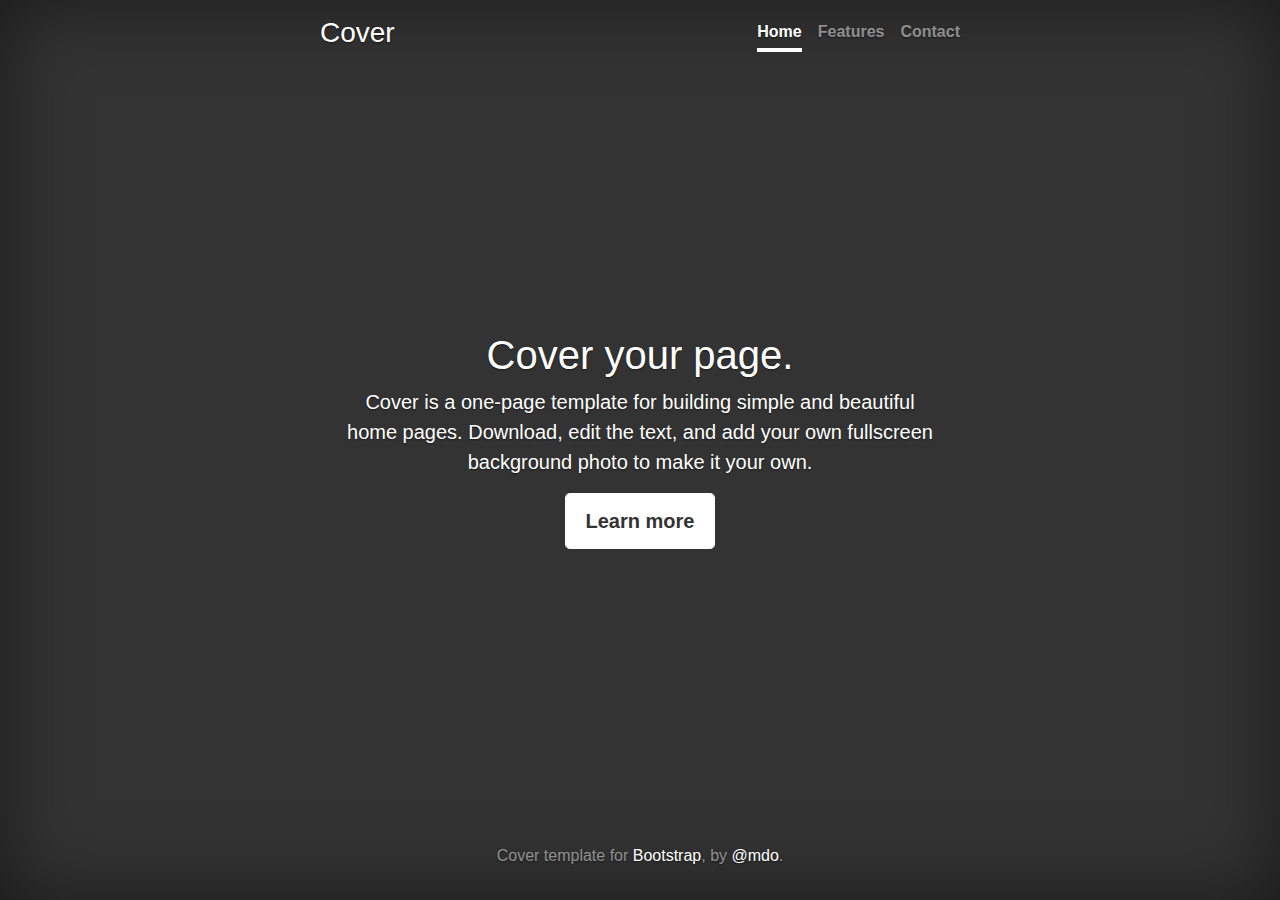
<file: bootstrap-4.0.0/docs/4.0/examples/cover/index.html>
<!doctype html>
<html lang="en">
  <head>
    <meta charset="utf-8">
    <meta name="viewport" content="width=device-width, initial-scale=1, shrink-to-fit=no">
    <meta name="description" content="">
    <meta name="author" content="">
    <link rel="icon" href="../../../../favicon.ico">

    <title>Cover Template for Bootstrap</title>

    <!-- Bootstrap core CSS -->
    <link href="../../../../dist/css/bootstrap.min.css" rel="stylesheet">

    <!-- Custom styles for this template -->
    <link href="cover.css" rel="stylesheet">
  </head>

  <body class="text-center">

    <div class="cover-container d-flex h-100 p-3 mx-auto flex-column">
      <header class="masthead mb-auto">
        <div class="inner">
          <h3 class="masthead-brand">Cover</h3>
          <nav class="nav nav-masthead justify-content-center">
            <a class="nav-link active" href="#">Home</a>
            <a class="nav-link" href="#">Features</a>
            <a class="nav-link" href="#">Contact</a>
          </nav>
        </div>
      </header>

      <main role="main" class="inner cover">
        <h1 class="cover-heading">Cover your page.</h1>
        <p class="lead">Cover is a one-page template for building simple and beautiful home pages. Download, edit the text, and add your own fullscreen background photo to make it your own.</p>
        <p class="lead">
          <a href="#" class="btn btn-lg btn-secondary">Learn more</a>
        </p>
      </main>

      <footer class="mastfoot mt-auto">
        <div class="inner">
          <p>Cover template for <a href="https://getbootstrap.com/">Bootstrap</a>, by <a href="https://twitter.com/mdo">@mdo</a>.</p>
        </div>
      </footer>
    </div>


    <!-- Bootstrap core JavaScript
    ================================================== -->
    <!-- Placed at the end of the document so the pages load faster -->
    <script src="https://code.jquery.com/jquery-3.2.1.slim.min.js" integrity="sha384-KJ3o2DKtIkvYIK3UENzmM7KCkRr/rE9/Qpg6aAZGJwFDMVNA/GpGFF93hXpG5KkN" crossorigin="anonymous"></script>
    <script>window.jQuery || document.write('<script src="../../../../assets/js/vendor/jquery-slim.min.js"><\/script>')</script>
    <script src="../../../../assets/js/vendor/popper.min.js"></script>
    <script src="../../../../dist/js/bootstrap.min.js"></script>
  </body>
</html>
</file>
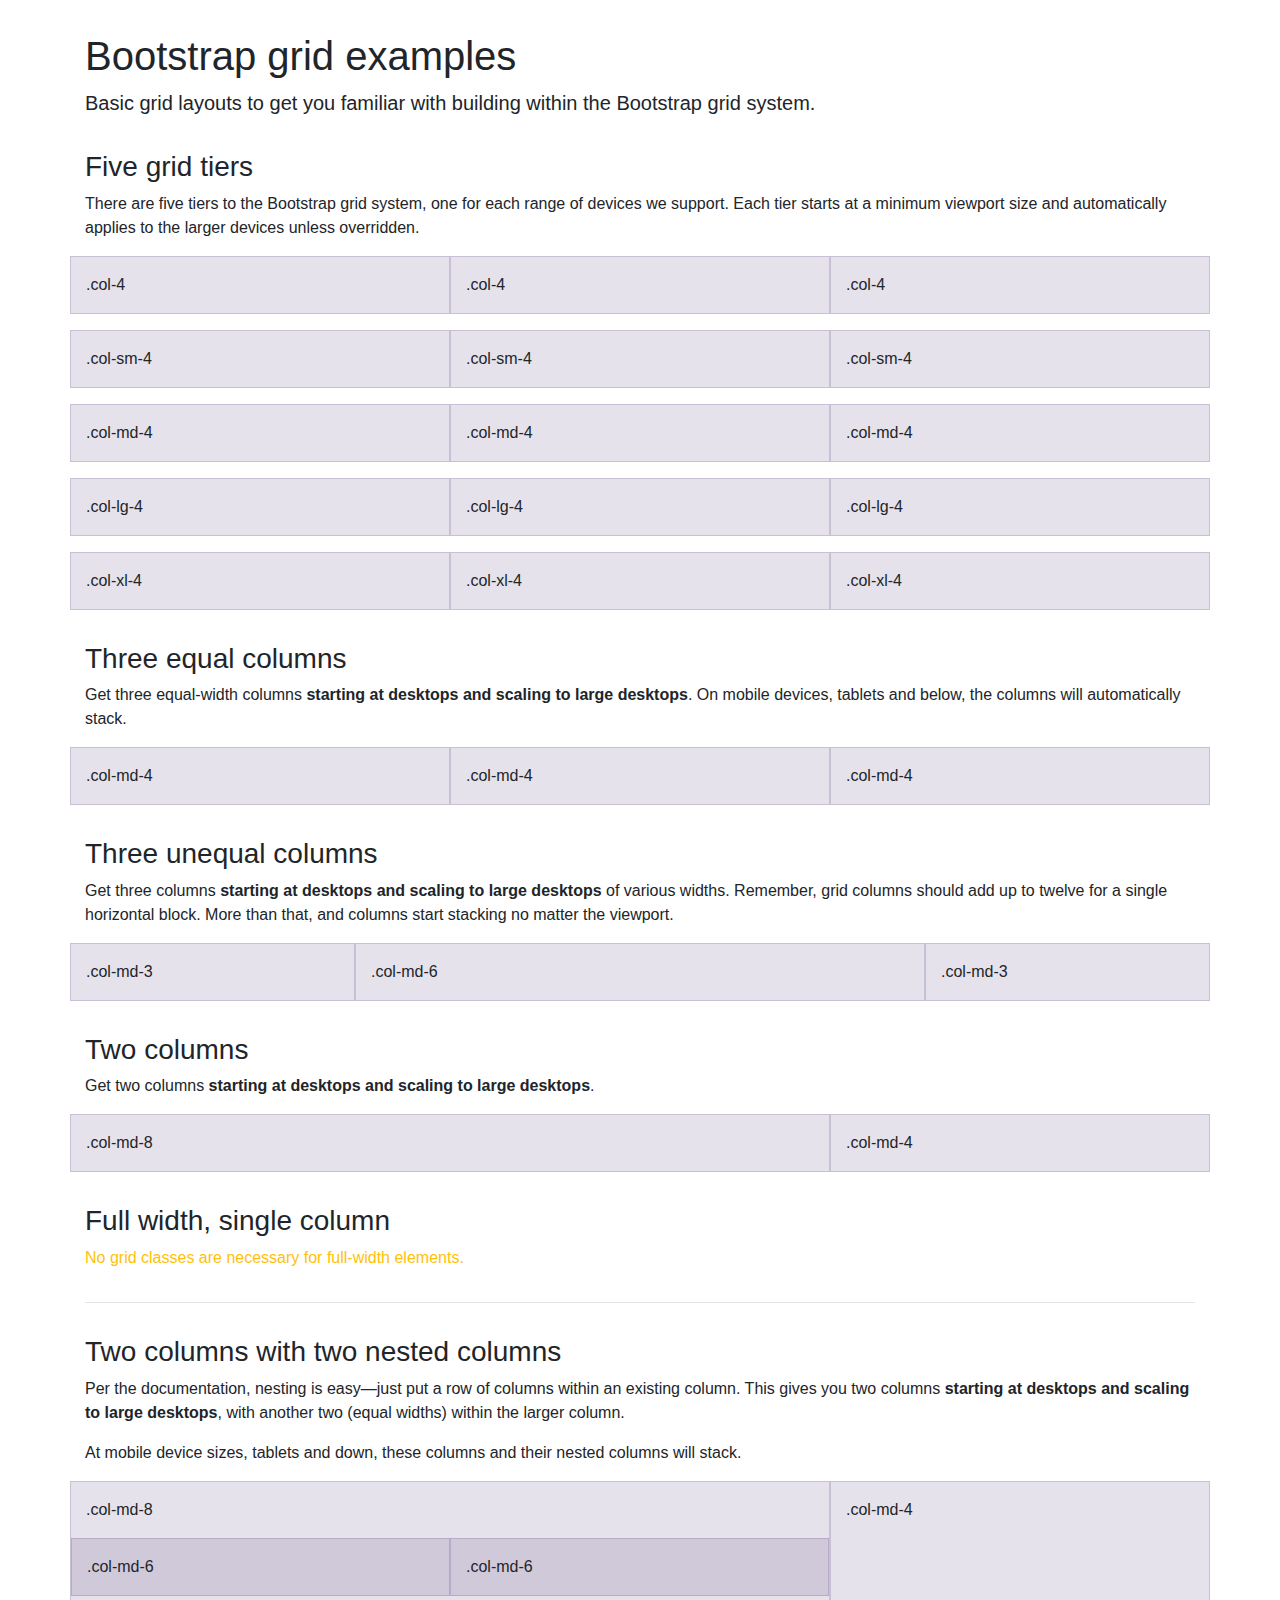
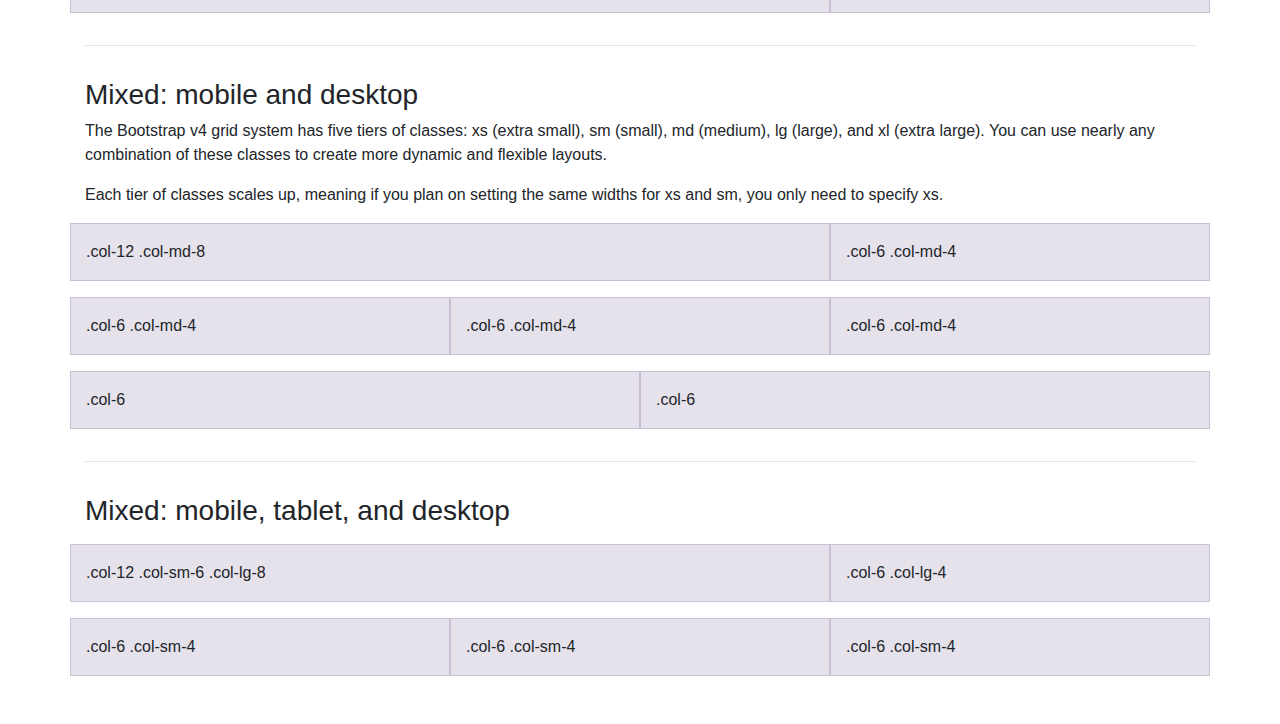
<file: bootstrap-4.0.0/docs/4.0/examples/grid/index.html>
<!doctype html>
<html lang="en">
  <head>
    <meta charset="utf-8">
    <meta name="viewport" content="width=device-width, initial-scale=1, shrink-to-fit=no">
    <meta name="description" content="">
    <meta name="author" content="">
    <link rel="icon" href="../../../../favicon.ico">

    <title>Grid Template for Bootstrap</title>

    <!-- Bootstrap core CSS -->
    <link href="../../../../dist/css/bootstrap.min.css" rel="stylesheet">

    <!-- Custom styles for this template -->
    <link href="grid.css" rel="stylesheet">
  </head>

  <body>
    <div class="container">

      <h1>Bootstrap grid examples</h1>
      <p class="lead">Basic grid layouts to get you familiar with building within the Bootstrap grid system.</p>

      <h3>Five grid tiers</h3>
      <p>There are five tiers to the Bootstrap grid system, one for each range of devices we support. Each tier starts at a minimum viewport size and automatically applies to the larger devices unless overridden.</p>

      <div class="row">
        <div class="col-4">.col-4</div>
        <div class="col-4">.col-4</div>
        <div class="col-4">.col-4</div>
      </div>

      <div class="row">
        <div class="col-sm-4">.col-sm-4</div>
        <div class="col-sm-4">.col-sm-4</div>
        <div class="col-sm-4">.col-sm-4</div>
      </div>

      <div class="row">
        <div class="col-md-4">.col-md-4</div>
        <div class="col-md-4">.col-md-4</div>
        <div class="col-md-4">.col-md-4</div>
      </div>

      <div class="row">
        <div class="col-lg-4">.col-lg-4</div>
        <div class="col-lg-4">.col-lg-4</div>
        <div class="col-lg-4">.col-lg-4</div>
      </div>

      <div class="row">
        <div class="col-xl-4">.col-xl-4</div>
        <div class="col-xl-4">.col-xl-4</div>
        <div class="col-xl-4">.col-xl-4</div>
      </div>

      <h3>Three equal columns</h3>
      <p>Get three equal-width columns <strong>starting at desktops and scaling to large desktops</strong>. On mobile devices, tablets and below, the columns will automatically stack.</p>
      <div class="row">
        <div class="col-md-4">.col-md-4</div>
        <div class="col-md-4">.col-md-4</div>
        <div class="col-md-4">.col-md-4</div>
      </div>

      <h3>Three unequal columns</h3>
      <p>Get three columns <strong>starting at desktops and scaling to large desktops</strong> of various widths. Remember, grid columns should add up to twelve for a single horizontal block. More than that, and columns start stacking no matter the viewport.</p>
      <div class="row">
        <div class="col-md-3">.col-md-3</div>
        <div class="col-md-6">.col-md-6</div>
        <div class="col-md-3">.col-md-3</div>
      </div>

      <h3>Two columns</h3>
      <p>Get two columns <strong>starting at desktops and scaling to large desktops</strong>.</p>
      <div class="row">
        <div class="col-md-8">.col-md-8</div>
        <div class="col-md-4">.col-md-4</div>
      </div>

      <h3>Full width, single column</h3>
      <p class="text-warning">No grid classes are necessary for full-width elements.</p>

      <hr>

      <h3>Two columns with two nested columns</h3>
      <p>Per the documentation, nesting is easy—just put a row of columns within an existing column. This gives you two columns <strong>starting at desktops and scaling to large desktops</strong>, with another two (equal widths) within the larger column.</p>
      <p>At mobile device sizes, tablets and down, these columns and their nested columns will stack.</p>
      <div class="row">
        <div class="col-md-8">
          .col-md-8
          <div class="row">
            <div class="col-md-6">.col-md-6</div>
            <div class="col-md-6">.col-md-6</div>
          </div>
        </div>
        <div class="col-md-4">.col-md-4</div>
      </div>

      <hr>

      <h3>Mixed: mobile and desktop</h3>
      <p>The Bootstrap v4 grid system has five tiers of classes: xs (extra small), sm (small), md (medium), lg (large), and xl (extra large). You can use nearly any combination of these classes to create more dynamic and flexible layouts.</p>
      <p>Each tier of classes scales up, meaning if you plan on setting the same widths for xs and sm, you only need to specify xs.</p>
      <div class="row">
        <div class="col-12 col-md-8">.col-12 .col-md-8</div>
        <div class="col-6 col-md-4">.col-6 .col-md-4</div>
      </div>
      <div class="row">
        <div class="col-6 col-md-4">.col-6 .col-md-4</div>
        <div class="col-6 col-md-4">.col-6 .col-md-4</div>
        <div class="col-6 col-md-4">.col-6 .col-md-4</div>
      </div>
      <div class="row">
        <div class="col-6">.col-6</div>
        <div class="col-6">.col-6</div>
      </div>

      <hr>

      <h3>Mixed: mobile, tablet, and desktop</h3>
      <p></p>
      <div class="row">
        <div class="col-12 col-sm-6 col-lg-8">.col-12 .col-sm-6 .col-lg-8</div>
        <div class="col-6 col-lg-4">.col-6 .col-lg-4</div>
      </div>
      <div class="row">
        <div class="col-6 col-sm-4">.col-6 .col-sm-4</div>
        <div class="col-6 col-sm-4">.col-6 .col-sm-4</div>
        <div class="col-6 col-sm-4">.col-6 .col-sm-4</div>
      </div>

    </div> <!-- /container -->
  </body>
</html>
</file>
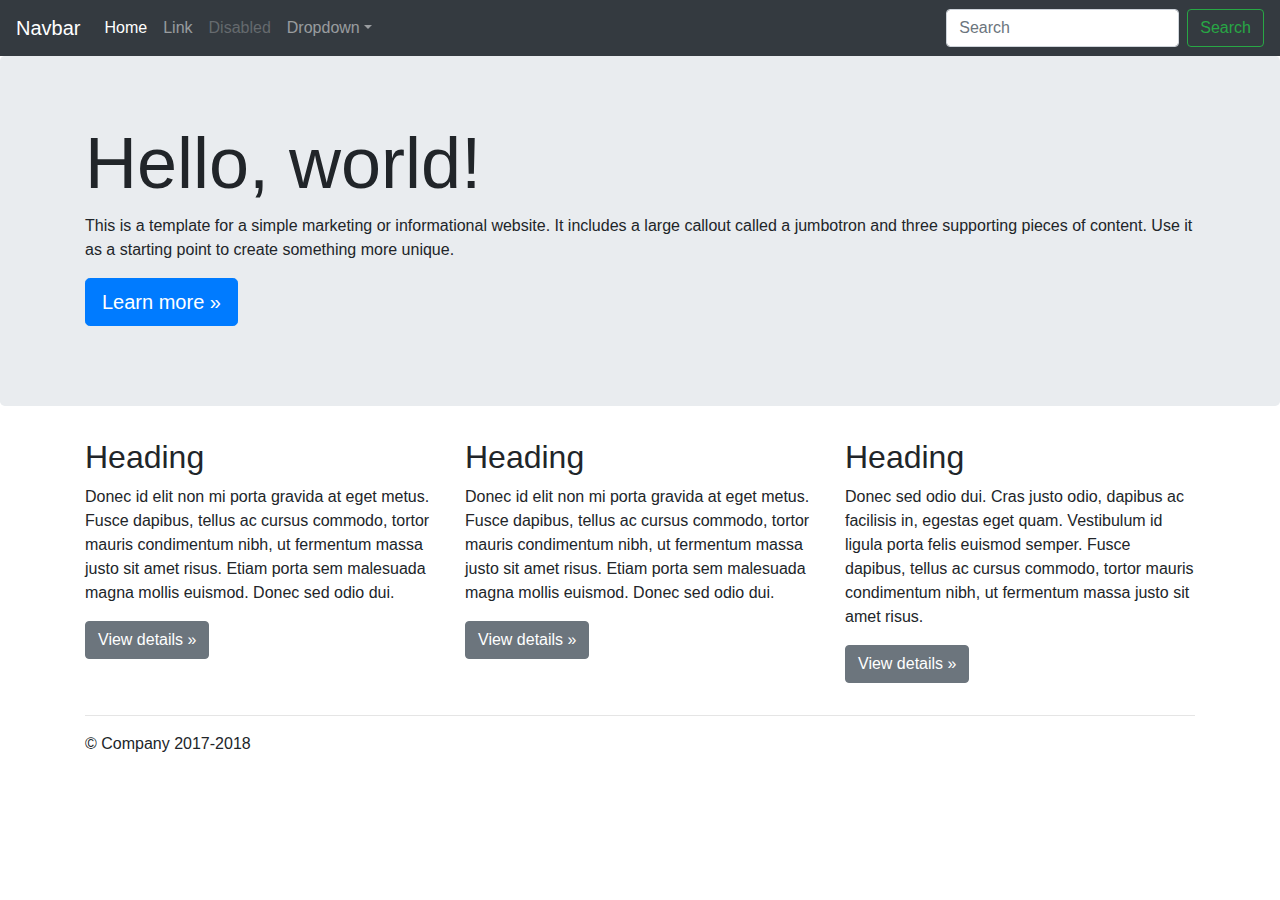
<file: bootstrap-4.0.0/docs/4.0/examples/jumbotron/index.html>
<!doctype html>
<html lang="en">
  <head>
    <meta charset="utf-8">
    <meta name="viewport" content="width=device-width, initial-scale=1, shrink-to-fit=no">
    <meta name="description" content="">
    <meta name="author" content="">
    <link rel="icon" href="../../../../favicon.ico">

    <title>Jumbotron Template for Bootstrap</title>

    <!-- Bootstrap core CSS -->
    <link href="../../../../dist/css/bootstrap.min.css" rel="stylesheet">

    <!-- Custom styles for this template -->
    <link href="jumbotron.css" rel="stylesheet">
  </head>

  <body>

    <nav class="navbar navbar-expand-md navbar-dark fixed-top bg-dark">
      <a class="navbar-brand" href="#">Navbar</a>
      <button class="navbar-toggler" type="button" data-toggle="collapse" data-target="#navbarsExampleDefault" aria-controls="navbarsExampleDefault" aria-expanded="false" aria-label="Toggle navigation">
        <span class="navbar-toggler-icon"></span>
      </button>

      <div class="collapse navbar-collapse" id="navbarsExampleDefault">
        <ul class="navbar-nav mr-auto">
          <li class="nav-item active">
            <a class="nav-link" href="#">Home <span class="sr-only">(current)</span></a>
          </li>
          <li class="nav-item">
            <a class="nav-link" href="#">Link</a>
          </li>
          <li class="nav-item">
            <a class="nav-link disabled" href="#">Disabled</a>
          </li>
          <li class="nav-item dropdown">
            <a class="nav-link dropdown-toggle" href="http://example.com" id="dropdown01" data-toggle="dropdown" aria-haspopup="true" aria-expanded="false">Dropdown</a>
            <div class="dropdown-menu" aria-labelledby="dropdown01">
              <a class="dropdown-item" href="#">Action</a>
              <a class="dropdown-item" href="#">Another action</a>
              <a class="dropdown-item" href="#">Something else here</a>
            </div>
          </li>
        </ul>
        <form class="form-inline my-2 my-lg-0">
          <input class="form-control mr-sm-2" type="text" placeholder="Search" aria-label="Search">
          <button class="btn btn-outline-success my-2 my-sm-0" type="submit">Search</button>
        </form>
      </div>
    </nav>

    <main role="main">

      <!-- Main jumbotron for a primary marketing message or call to action -->
      <div class="jumbotron">
        <div class="container">
          <h1 class="display-3">Hello, world!</h1>
          <p>This is a template for a simple marketing or informational website. It includes a large callout called a jumbotron and three supporting pieces of content. Use it as a starting point to create something more unique.</p>
          <p><a class="btn btn-primary btn-lg" href="#" role="button">Learn more &raquo;</a></p>
        </div>
      </div>

      <div class="container">
        <!-- Example row of columns -->
        <div class="row">
          <div class="col-md-4">
            <h2>Heading</h2>
            <p>Donec id elit non mi porta gravida at eget metus. Fusce dapibus, tellus ac cursus commodo, tortor mauris condimentum nibh, ut fermentum massa justo sit amet risus. Etiam porta sem malesuada magna mollis euismod. Donec sed odio dui. </p>
            <p><a class="btn btn-secondary" href="#" role="button">View details &raquo;</a></p>
          </div>
          <div class="col-md-4">
            <h2>Heading</h2>
            <p>Donec id elit non mi porta gravida at eget metus. Fusce dapibus, tellus ac cursus commodo, tortor mauris condimentum nibh, ut fermentum massa justo sit amet risus. Etiam porta sem malesuada magna mollis euismod. Donec sed odio dui. </p>
            <p><a class="btn btn-secondary" href="#" role="button">View details &raquo;</a></p>
          </div>
          <div class="col-md-4">
            <h2>Heading</h2>
            <p>Donec sed odio dui. Cras justo odio, dapibus ac facilisis in, egestas eget quam. Vestibulum id ligula porta felis euismod semper. Fusce dapibus, tellus ac cursus commodo, tortor mauris condimentum nibh, ut fermentum massa justo sit amet risus.</p>
            <p><a class="btn btn-secondary" href="#" role="button">View details &raquo;</a></p>
          </div>
        </div>

        <hr>

      </div> <!-- /container -->

    </main>

    <footer class="container">
      <p>&copy; Company 2017-2018</p>
    </footer>

    <!-- Bootstrap core JavaScript
    ================================================== -->
    <!-- Placed at the end of the document so the pages load faster -->
    <script src="https://code.jquery.com/jquery-3.2.1.slim.min.js" integrity="sha384-KJ3o2DKtIkvYIK3UENzmM7KCkRr/rE9/Qpg6aAZGJwFDMVNA/GpGFF93hXpG5KkN" crossorigin="anonymous"></script>
    <script>window.jQuery || document.write('<script src="../../../../assets/js/vendor/jquery-slim.min.js"><\/script>')</script>
    <script src="../../../../assets/js/vendor/popper.min.js"></script>
    <script src="../../../../dist/js/bootstrap.min.js"></script>
  </body>
</html>
</file>
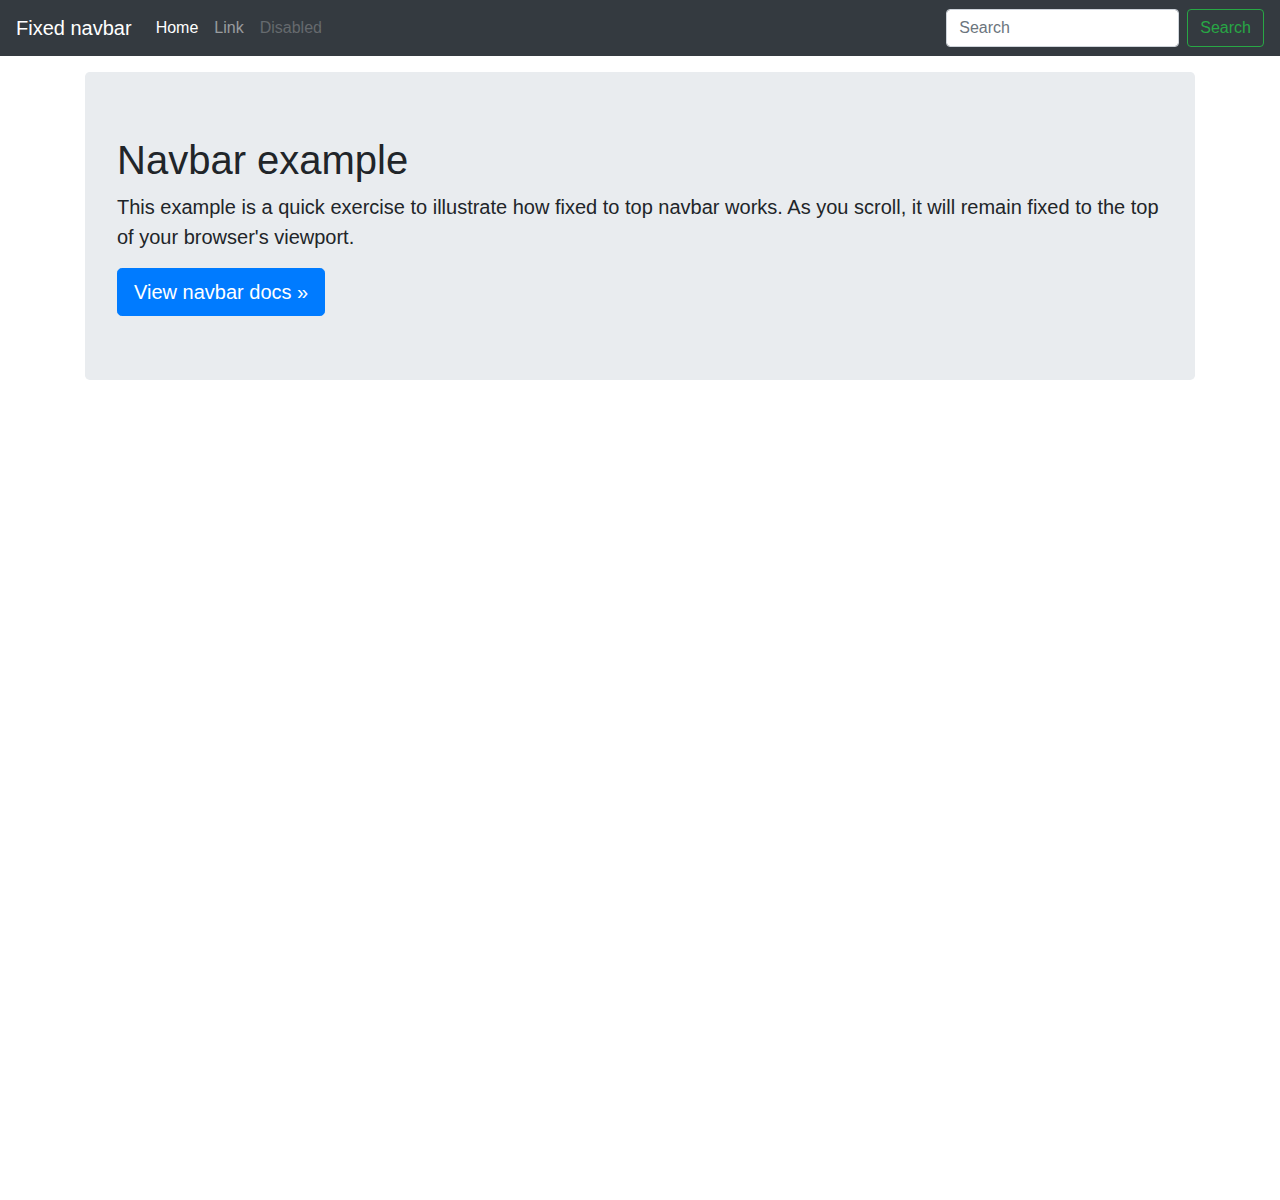
<file: bootstrap-4.0.0/docs/4.0/examples/navbar-fixed/index.html>
<!doctype html>
<html lang="en">
  <head>
    <meta charset="utf-8">
    <meta name="viewport" content="width=device-width, initial-scale=1, shrink-to-fit=no">
    <meta name="description" content="">
    <meta name="author" content="">
    <link rel="icon" href="../../../../favicon.ico">

    <title>Fixed top navbar example for Bootstrap</title>

    <!-- Bootstrap core CSS -->
    <link href="../../../../dist/css/bootstrap.min.css" rel="stylesheet">

    <!-- Custom styles for this template -->
    <link href="navbar-top-fixed.css" rel="stylesheet">
  </head>

  <body>

    <nav class="navbar navbar-expand-md navbar-dark fixed-top bg-dark">
      <a class="navbar-brand" href="#">Fixed navbar</a>
      <button class="navbar-toggler" type="button" data-toggle="collapse" data-target="#navbarCollapse" aria-controls="navbarCollapse" aria-expanded="false" aria-label="Toggle navigation">
        <span class="navbar-toggler-icon"></span>
      </button>
      <div class="collapse navbar-collapse" id="navbarCollapse">
        <ul class="navbar-nav mr-auto">
          <li class="nav-item active">
            <a class="nav-link" href="#">Home <span class="sr-only">(current)</span></a>
          </li>
          <li class="nav-item">
            <a class="nav-link" href="#">Link</a>
          </li>
          <li class="nav-item">
            <a class="nav-link disabled" href="#">Disabled</a>
          </li>
        </ul>
        <form class="form-inline mt-2 mt-md-0">
          <input class="form-control mr-sm-2" type="text" placeholder="Search" aria-label="Search">
          <button class="btn btn-outline-success my-2 my-sm-0" type="submit">Search</button>
        </form>
      </div>
    </nav>

    <main role="main" class="container">
      <div class="jumbotron">
        <h1>Navbar example</h1>
        <p class="lead">This example is a quick exercise to illustrate how fixed to top navbar works. As you scroll, it will remain fixed to the top of your browser's viewport.</p>
        <a class="btn btn-lg btn-primary" href="../../components/navbar/" role="button">View navbar docs &raquo;</a>
      </div>
    </main>

    <!-- Bootstrap core JavaScript
    ================================================== -->
    <!-- Placed at the end of the document so the pages load faster -->
    <script src="https://code.jquery.com/jquery-3.2.1.slim.min.js" integrity="sha384-KJ3o2DKtIkvYIK3UENzmM7KCkRr/rE9/Qpg6aAZGJwFDMVNA/GpGFF93hXpG5KkN" crossorigin="anonymous"></script>
    <script>window.jQuery || document.write('<script src="../../../../assets/js/vendor/jquery-slim.min.js"><\/script>')</script>
    <script src="../../../../assets/js/vendor/popper.min.js"></script>
    <script src="../../../../dist/js/bootstrap.min.js"></script>
  </body>
</html>
</file>
<file: style.css>
#con1{
    width: 100%;
    background-color: black;
    color: white;
}
#row1{
    padding-top: 10px;
}
#click{
    
    color: #EE9617;
}
#con2img1{
    
    margin-left: 0px;
background-image: url(./images/1.jpg);
width: 1010px;
height: 1050px;
}
#con2img2{
 width: 1030px;
height: 1050px;
padding-left: 0px;
    background-image: url(./images/2.png);
}
#con2child1{
padding-top: 40px;
color: white;
font-weight: 500;
}
#row2btn{
border: 2px solid rgb(221, 65, 65);
border-radius: 20px;
    padding: 2px 15px 2px 15px;
    color: white;
    background-color: rgb(221, 65, 65);
   
}
#con2child2{
    color: white;
    margin-top: 250px;
}
#row3h1{
    padding-top: 10px;
    padding-bottom: 10px;
}

#row3img{
width: 350px;
height: 350px;
border: 2px solid rgb(206, 71, 71);
padding: 15px 25px 25px 25px;
background-color: white;
border-radius: 20px;
box-shadow: 5px 5px 20px 5px rgb(211, 211, 211);
}
#con2child3{
margin-top: -60px;
}
#row4btn1{
border: 2px solid white;
border-radius: 20px;
padding: 2px 15px 2px 15px;
color: white;
background-color: #FA644C;
}
 #row4btn2{
border: 2px solid white;
border-radius: 20px;
padding: 2px 15px 2px 15px;
color: rgb(206, 71, 71);
background-color: white;
box-shadow: 1px 1px 10px 1px rgb(56, 54, 54);
           
 }
#row4img{
width: 350px;
height: 220px;
border: 2px solid rgb(206, 71, 71);
padding: 15px 25px 25px 25px;
background-color: white;
border-radius: 20px;
box-shadow: 3px 3px 25px 3px  rgb(179, 179, 179) ;

}
#row5img{
    width: 200px;
   margin-left: 170px;
}
.row7img{
    margin-left: 35px;
    margin-top: 70px;
    width: 100px;
    height: 35px;
}
#row8{
    margin-top: 200px;
   border: 2px solid grey;
}
#row9{
    margin-top: 10px;
    margin-left: 5%;
    text-align: center;
}
#row10-1{margin-right: 20px;
    box-shadow: 3px 3px 20px 3px rgb(148, 144, 144);
}
#row10img-1{
    margin-left: -15px;
    width: 210px;
    height: 170px;
   
}
#row10h5-1{
    color: #FE5858;
    margin-top: 30px;
    text-align: center;
}
#row10p-1{
    color: grey;
    margin-top: 25px;
    text-align: center;
}
.row10btn-1{
margin-left: 35px;
border: 2px solid #F7723D;
border-radius: 20px;
padding: 2px 25px 2px 25px;
color: white;
background-color: #F7723D;
box-shadow: 1px 1px 10px 1px rgb(148, 144, 144);
margin-top: 80px;
}
#row10-2{
    background-color: white;
    background-image: url(./images/14.png);
    box-shadow: 3px 3px 20px 3px rgb(148, 144, 144);
}
#btn-1{
    margin-left: 335px;
    margin-top: 50px;
    border: 2px solid #F7723D;
    background-color: #F7723D;
color: white;
border-radius: 5px 5px 0px 0px;
}
#btn-2{
padding: 0px 5px 0px 5px;
    border-radius: 5px 5px 0px 0px;  
    border: 2px dotted grey; 
}
#row10h5-2{
    margin-top: -400px;
    margin-left: 40px ;
    /* margin-top: 100px; */

}
#line1
{
border: 1px dotted #000;
    margin-top: 40px;
    margin-left: 30px;
    width: 180px;
}
.row10p-2{
    margin-top: 50px;
    color: grey;
    margin-left: 40px ;
}
#row10btn3-2{
    background-color: white;
    color: grey;
    border: 2px solid grey;
    border-radius: 20px;
    margin-top: 30px;
    margin-left: 40px;
    padding: 4px 25px 4px 25px;
}
#row10img2{

    border: 2px solid white;
    margin-left: 500px;
    margin-top: 180px;
    width: 300px;
    height: 300px;
    box-shadow: 1px 1px 10px 1px rgb(148, 144, 144);
}
#row11{
    margin-top: 200px;
}
#row11p{
    font-size: 35px;
}
#line2
{
border: 1px dotted #000;
    margin-top: 40px;
    margin-left: 0px;
    width: 180px;
}
 .row11-12img-1{
    border: 1px solid white;
    box-shadow: 1px 1px 10px 1px rgb(148, 144, 144);
    width: 180px;
    height: 100px;
}
.row11-12img-2{
    margin-left: 30px;
    margin-top:-25px ;
    box-shadow: 1px 1px 10px 1px rgb(148, 144, 144);
    border: 1px solid white;
    width: 180px;
    height: 100px;
} 


#row13{
    box-shadow: 1px 1px 10px 1px rgb(148, 144, 144);
    margin-top: 150px;
    border-radius: 10px;
    
}
#row13empty{
    border-radius: 10px 0px 0px 10px;
    background-color: #EE9617;
    height: 250px;
}
#row13p{
    margin-top: 25px;
    margin-left: 20px;
    font-size: 25px;
}
#line3{
    border: 1px dotted #000;
    margin-top: 40px;
    margin-left: 5px;
    width: 180px;
    margin-bottom: 40px;
}
#row13btn{
margin: 110px 0px 0px 60px;
 border: 2px solid white;
border-radius: 20px;
padding: 2px 15px 2px 15px;
color: #FA644C;
background-color: white ;
box-shadow: 1px 1px 10px 1px rgb(148, 144, 144);
}
#row13btn-out{
    border-radius: 0px 10px 10px 0px;
    background-color:#E44613;
    border: 2px solid #E44613;
    margin-left: 75px;
    height: 250px;
}
#row14{
margin-top: 100px;
}
.line4{
    border: 1px dotted #000;
    margin-top: 60px;
    margin-left: 5px;
    width: 200px;
    margin-bottom: 20px;
}
#row15{
    margin-top: 100px;
}
#row15p{
    margin-top: 150px;
}
#line5{
    border: 1px dotted #000;
    margin-top: 20px;
    margin-left: 0px;
    width: 200px;
    margin-bottom: 40px;
}
#row15img{
    width: 500px;
    height: 400px;
}
#row16{
    margin-top: 100px;
}
#row17{
    margin-top: 100px
}
.row17btn{
    margin-top:200px ;
    border: 2px solid #fc855a;
    border-radius: 20px;
    background-color: #fc855a;
    padding: 3px 13px 5px 10px;
}
.row17btn:hover{
   background-color: blue;
   color: white;
}
#row17card-1{
    box-shadow: 1px 1px 10px 1px rgb(148, 144, 144);
    height: 450px;
    border: 1px dashed grey;
border-radius: 10px;
    
}
#row17img1-1{
    margin-left: -15px;
    width: 209px;
    height: 150px;
}
#row17img2-1{
    width: 80px;
    height: 80px;
    margin-top: -70px;
    margin-left: 50px;
}
#row17p1-1{
    margin-top: 20px;
    text-align: center;
}
#row17p2-1{
    margin-top: 30px;
    text-align: center;
}
#row17img3-1{
    width: 90px;
    margin-left: 45px;
}
/* card2 */


#row17card-2{
    margin-top: -30px;
    height: 500px;
    box-shadow: 1px 1px 10px 1px rgb(148, 144, 144);
    border: 1px dashed grey;
border-radius: 10px;
}
#row17img1-2{
    border-radius: 10px;
    margin-left: -14px;
height:200px;
width: 207px;
}
#row17img2-2{
    width: 100px;
    height: 100px;

    margin-top: -200px;
    margin-left: 45px;
}
#row17p1-2{
    margin-top: 0px;
    text-align: center;
}
#row17p2-2{
    margin-top: 30px;
    text-align: center;
    
}
#row17img3-2{
    width: 90px;
    margin-left: 45px;
}
/* card3 same card one above */
#row18{
    margin-top: 200px;
}
.row18img{
    width: 40px;
    height: 40px;
    margin-top: 5px;
    margin-left: 30px;
}
#con10{
    
    margin-top: 100px;
    width: 100%;
    height: 300px;
    background-image: url(./images/NoPath\ -\ Copy\ \(2\).png);
}
#row19h5{
    margin-top: 135px;
    color: white;
}
#row19input{
    color: black;
    border: 2px solid white;
    border-radius: 20px;
    margin-top: 135px;
    padding: 5px 35px 5px 30px;
background-color: #F67539;
}
#row19btn{
    color: #FA644C;
    border: 2px solid white;
    background-color: white;
    border-radius: 20px;
    margin-left: -30px;
    padding: 5px 10px 5px 10px;
}
</file>
<file: bootstrap-4.0.0/docs/4.0/examples/album/album.css>
:root {
  --jumbotron-padding-y: 3rem;
}

.jumbotron {
  padding-top: var(--jumbotron-padding-y);
  padding-bottom: var(--jumbotron-padding-y);
  margin-bottom: 0;
  background-color: #fff;
}
@media (min-width: 768px) {
  .jumbotron {
    padding-top: calc(var(--jumbotron-padding-y) * 2);
    padding-bottom: calc(var(--jumbotron-padding-y) * 2);
  }
}

.jumbotron p:last-child {
  margin-bottom: 0;
}

.jumbotron-heading {
  font-weight: 300;
}

.jumbotron .container {
  max-width: 40rem;
}

footer {
  padding-top: 3rem;
  padding-bottom: 3rem;
}

footer p {
  margin-bottom: .25rem;
}

.box-shadow { box-shadow: 0 .25rem .75rem rgba(0, 0, 0, .05); }
</file>
<file: bootstrap-4.0.0/docs/4.0/examples/blog/blog.css>
/* stylelint-disable selector-list-comma-newline-after */

.blog-header {
  line-height: 1;
  border-bottom: 1px solid #e5e5e5;
}

.blog-header-logo {
  font-family: "Playfair Display", Georgia, "Times New Roman", serif;
  font-size: 2.25rem;
}

.blog-header-logo:hover {
  text-decoration: none;
}

h1, h2, h3, h4, h5, h6 {
  font-family: "Playfair Display", Georgia, "Times New Roman", serif;
}

.display-4 {
  font-size: 2.5rem;
}
@media (min-width: 768px) {
  .display-4 {
    font-size: 3rem;
  }
}

.nav-scroller {
  position: relative;
  z-index: 2;
  height: 2.75rem;
  overflow-y: hidden;
}

.nav-scroller .nav {
  display: -webkit-box;
  display: -ms-flexbox;
  display: flex;
  -ms-flex-wrap: nowrap;
  flex-wrap: nowrap;
  padding-bottom: 1rem;
  margin-top: -1px;
  overflow-x: auto;
  text-align: center;
  white-space: nowrap;
  -webkit-overflow-scrolling: touch;
}

.nav-scroller .nav-link {
  padding-top: .75rem;
  padding-bottom: .75rem;
  font-size: .875rem;
}

.card-img-right {
  height: 100%;
  border-radius: 0 3px 3px 0;
}

.flex-auto {
  -ms-flex: 0 0 auto;
  -webkit-box-flex: 0;
  flex: 0 0 auto;
}

.h-250 { height: 250px; }
@media (min-width: 768px) {
  .h-md-250 { height: 250px; }
}

.border-top { border-top: 1px solid #e5e5e5; }
.border-bottom { border-bottom: 1px solid #e5e5e5; }

.box-shadow { box-shadow: 0 .25rem .75rem rgba(0, 0, 0, .05); }

/*
 * Blog name and description
 */
.blog-title {
  margin-bottom: 0;
  font-size: 2rem;
  font-weight: 400;
}
.blog-description {
  font-size: 1.1rem;
  color: #999;
}

@media (min-width: 40em) {
  .blog-title {
    font-size: 3.5rem;
  }
}

/* Pagination */
.blog-pagination {
  margin-bottom: 4rem;
}
.blog-pagination > .btn {
  border-radius: 2rem;
}

/*
 * Blog posts
 */
.blog-post {
  margin-bottom: 4rem;
}
.blog-post-title {
  margin-bottom: .25rem;
  font-size: 2.5rem;
}
.blog-post-meta {
  margin-bottom: 1.25rem;
  color: #999;
}

/*
 * Footer
 */
.blog-footer {
  padding: 2.5rem 0;
  color: #999;
  text-align: center;
  background-color: #f9f9f9;
  border-top: .05rem solid #e5e5e5;
}
.blog-footer p:last-child {
  margin-bottom: 0;
}
</file>
<file: bootstrap-4.0.0/docs/4.0/examples/carousel/carousel.css>
/* GLOBAL STYLES
-------------------------------------------------- */
/* Padding below the footer and lighter body text */

body {
  padding-top: 3rem;
  padding-bottom: 3rem;
  color: #5a5a5a;
}


/* CUSTOMIZE THE CAROUSEL
-------------------------------------------------- */

/* Carousel base class */
.carousel {
  margin-bottom: 4rem;
}
/* Since positioning the image, we need to help out the caption */
.carousel-caption {
  bottom: 3rem;
  z-index: 10;
}

/* Declare heights because of positioning of img element */
.carousel-item {
  height: 32rem;
  background-color: #777;
}
.carousel-item > img {
  position: absolute;
  top: 0;
  left: 0;
  min-width: 100%;
  height: 32rem;
}


/* MARKETING CONTENT
-------------------------------------------------- */

/* Center align the text within the three columns below the carousel */
.marketing .col-lg-4 {
  margin-bottom: 1.5rem;
  text-align: center;
}
.marketing h2 {
  font-weight: 400;
}
.marketing .col-lg-4 p {
  margin-right: .75rem;
  margin-left: .75rem;
}


/* Featurettes
------------------------- */

.featurette-divider {
  margin: 5rem 0; /* Space out the Bootstrap <hr> more */
}

/* Thin out the marketing headings */
.featurette-heading {
  font-weight: 300;
  line-height: 1;
  letter-spacing: -.05rem;
}


/* RESPONSIVE CSS
-------------------------------------------------- */

@media (min-width: 40em) {
  /* Bump up size of carousel content */
  .carousel-caption p {
    margin-bottom: 1.25rem;
    font-size: 1.25rem;
    line-height: 1.4;
  }

  .featurette-heading {
    font-size: 50px;
  }
}

@media (min-width: 62em) {
  .featurette-heading {
    margin-top: 7rem;
  }
}
</file>
<file: bootstrap-4.0.0/docs/4.0/examples/cover/cover.css>
/*
 * Globals
 */

/* Links */
a,
a:focus,
a:hover {
  color: #fff;
}

/* Custom default button */
.btn-secondary,
.btn-secondary:hover,
.btn-secondary:focus {
  color: #333;
  text-shadow: none; /* Prevent inheritance from `body` */
  background-color: #fff;
  border: .05rem solid #fff;
}


/*
 * Base structure
 */

html,
body {
  height: 100%;
  background-color: #333;
}

body {
  display: -ms-flexbox;
  display: -webkit-box;
  display: flex;
  -ms-flex-pack: center;
  -webkit-box-pack: center;
  justify-content: center;
  color: #fff;
  text-shadow: 0 .05rem .1rem rgba(0, 0, 0, .5);
  box-shadow: inset 0 0 5rem rgba(0, 0, 0, .5);
}

.cover-container {
  max-width: 42em;
}


/*
 * Header
 */
.masthead {
  margin-bottom: 2rem;
}

.masthead-brand {
  margin-bottom: 0;
}

.nav-masthead .nav-link {
  padding: .25rem 0;
  font-weight: 700;
  color: rgba(255, 255, 255, .5);
  background-color: transparent;
  border-bottom: .25rem solid transparent;
}

.nav-masthead .nav-link:hover,
.nav-masthead .nav-link:focus {
  border-bottom-color: rgba(255, 255, 255, .25);
}

.nav-masthead .nav-link + .nav-link {
  margin-left: 1rem;
}

.nav-masthead .active {
  color: #fff;
  border-bottom-color: #fff;
}

@media (min-width: 48em) {
  .masthead-brand {
    float: left;
  }
  .nav-masthead {
    float: right;
  }
}


/*
 * Cover
 */
.cover {
  padding: 0 1.5rem;
}
.cover .btn-lg {
  padding: .75rem 1.25rem;
  font-weight: 700;
}


/*
 * Footer
 */
.mastfoot {
  color: rgba(255, 255, 255, .5);
}
</file>
<file: bootstrap-4.0.0/docs/4.0/examples/grid/grid.css>
body {
  padding-top: 2rem;
  padding-bottom: 2rem;
}

h3 {
  margin-top: 2rem;
}

.row {
  margin-bottom: 1rem;
}
.row .row {
  margin-top: 1rem;
  margin-bottom: 0;
}
[class*="col-"] {
  padding-top: 1rem;
  padding-bottom: 1rem;
  background-color: rgba(86, 61, 124, .15);
  border: 1px solid rgba(86, 61, 124, .2);
}

hr {
  margin-top: 2rem;
  margin-bottom: 2rem;
}
</file>
<file: bootstrap-4.0.0/docs/4.0/examples/jumbotron/jumbotron.css>
/* Move down content because we have a fixed navbar that is 3.5rem tall */
body {
  padding-top: 3.5rem;
}
</file>
<file: bootstrap-4.0.0/docs/4.0/examples/navbar-fixed/navbar-top-fixed.css>
/* Show it is fixed to the top */
body {
  min-height: 75rem;
  padding-top: 4.5rem;
}
</file>
<file: bootstrap-4.0.0/js/tests/vendor/qunit.css>
/*!
 * QUnit 2.4.1
 * https://qunitjs.com/
 *
 * Copyright jQuery Foundation and other contributors
 * Released under the MIT license
 * https://jquery.org/license
 *
 * Date: 2017-10-22T05:12Z
 */

/** Font Family and Sizes */

#qunit-tests, #qunit-header, #qunit-banner, #qunit-testrunner-toolbar, #qunit-filteredTest, #qunit-userAgent, #qunit-testresult {
	font-family: "Helvetica Neue Light", "HelveticaNeue-Light", "Helvetica Neue", Calibri, Helvetica, Arial, sans-serif;
}

#qunit-testrunner-toolbar, #qunit-filteredTest, #qunit-userAgent, #qunit-testresult, #qunit-tests li { font-size: small; }
#qunit-tests { font-size: smaller; }


/** Resets */

#qunit-tests, #qunit-header, #qunit-banner, #qunit-filteredTest, #qunit-userAgent, #qunit-testresult, #qunit-modulefilter {
	margin: 0;
	padding: 0;
}


/** Header (excluding toolbar) */

#qunit-header {
	padding: 0.5em 0 0.5em 1em;

	color: #8699A4;
	background-color: #0D3349;

	font-size: 1.5em;
	line-height: 1em;
	font-weight: 400;

	border-radius: 5px 5px 0 0;
}

#qunit-header a {
	text-decoration: none;
	color: #C2CCD1;
}

#qunit-header a:hover,
#qunit-header a:focus {
	color: #FFF;
}

#qunit-banner {
	height: 5px;
}

#qunit-filteredTest {
	padding: 0.5em 1em 0.5em 1em;
	color: #366097;
	background-color: #F4FF77;
}

#qunit-userAgent {
	padding: 0.5em 1em 0.5em 1em;
	color: #FFF;
	background-color: #2B81AF;
	text-shadow: rgba(0, 0, 0, 0.5) 2px 2px 1px;
}


/** Toolbar */

#qunit-testrunner-toolbar {
	padding: 0.5em 1em 0.5em 1em;
	color: #5E740B;
	background-color: #EEE;
}

#qunit-testrunner-toolbar .clearfix {
	height: 0;
	clear: both;
}

#qunit-testrunner-toolbar label {
	display: inline-block;
}

#qunit-testrunner-toolbar input[type=checkbox],
#qunit-testrunner-toolbar input[type=radio] {
	margin: 3px;
	vertical-align: -2px;
}

#qunit-testrunner-toolbar input[type=text] {
	box-sizing: border-box;
	height: 1.6em;
}

.qunit-url-config,
.qunit-filter,
#qunit-modulefilter {
	display: inline-block;
	line-height: 2.1em;
}

.qunit-filter,
#qunit-modulefilter {
	float: right;
	position: relative;
	margin-left: 1em;
}

.qunit-url-config label {
	margin-right: 0.5em;
}

#qunit-modulefilter-search {
	box-sizing: border-box;
	width: 400px;
}

#qunit-modulefilter-search-container:after {
	position: absolute;
	right: 0.3em;
	content: "\25bc";
	color: black;
}

#qunit-modulefilter-dropdown {
	/* align with #qunit-modulefilter-search */
	box-sizing: border-box;
	width: 400px;
	position: absolute;
	right: 0;
	top: 50%;
	margin-top: 0.8em;

	border: 1px solid #D3D3D3;
	border-top: none;
	border-radius: 0 0 .25em .25em;
	color: #000;
	background-color: #F5F5F5;
	z-index: 99;
}

#qunit-modulefilter-dropdown a {
	color: inherit;
	text-decoration: none;
}

#qunit-modulefilter-dropdown .clickable.checked {
	font-weight: bold;
	color: #000;
	background-color: #D2E0E6;
}

#qunit-modulefilter-dropdown .clickable:hover {
	color: #FFF;
	background-color: #0D3349;
}

#qunit-modulefilter-actions {
	display: block;
	overflow: auto;

	/* align with #qunit-modulefilter-dropdown-list */
	font: smaller/1.5em sans-serif;
}

#qunit-modulefilter-dropdown #qunit-modulefilter-actions > * {
	box-sizing: border-box;
	max-height: 2.8em;
	display: block;
	padding: 0.4em;
}

#qunit-modulefilter-dropdown #qunit-modulefilter-actions > button {
	float: right;
	font: inherit;
}

#qunit-modulefilter-dropdown #qunit-modulefilter-actions > :last-child {
	/* insert padding to align with checkbox margins */
	padding-left: 3px;
}

#qunit-modulefilter-dropdown-list {
	max-height: 200px;
	overflow-y: auto;
	margin: 0;
	border-top: 2px groove threedhighlight;
	padding: 0.4em 0 0;
	font: smaller/1.5em sans-serif;
}

#qunit-modulefilter-dropdown-list li {
	white-space: nowrap;
	overflow: hidden;
	text-overflow: ellipsis;
}

#qunit-modulefilter-dropdown-list .clickable {
	display: block;
	padding-left: 0.15em;
}


/** Tests: Pass/Fail */

#qunit-tests {
	list-style-position: inside;
}

#qunit-tests li {
	padding: 0.4em 1em 0.4em 1em;
	border-bottom: 1px solid #FFF;
	list-style-position: inside;
}

#qunit-tests > li {
	display: none;
}

#qunit-tests li.running,
#qunit-tests li.pass,
#qunit-tests li.fail,
#qunit-tests li.skipped,
#qunit-tests li.aborted {
	display: list-item;
}

#qunit-tests.hidepass {
	position: relative;
}

#qunit-tests.hidepass li.running,
#qunit-tests.hidepass li.pass:not(.todo) {
	visibility: hidden;
	position: absolute;
	width:   0;
	height:  0;
	padding: 0;
	border:  0;
	margin:  0;
}

#qunit-tests li strong {
	cursor: pointer;
}

#qunit-tests li.skipped strong {
	cursor: default;
}

#qunit-tests li a {
	padding: 0.5em;
	color: #C2CCD1;
	text-decoration: none;
}

#qunit-tests li p a {
	padding: 0.25em;
	color: #6B6464;
}
#qunit-tests li a:hover,
#qunit-tests li a:focus {
	color: #000;
}

#qunit-tests li .runtime {
	float: right;
	font-size: smaller;
}

.qunit-assert-list {
	margin-top: 0.5em;
	padding: 0.5em;

	background-color: #FFF;

	border-radius: 5px;
}

.qunit-source {
	margin: 0.6em 0 0.3em;
}

.qunit-collapsed {
	display: none;
}

#qunit-tests table {
	border-collapse: collapse;
	margin-top: 0.2em;
}

#qunit-tests th {
	text-align: right;
	vertical-align: top;
	padding: 0 0.5em 0 0;
}

#qunit-tests td {
	vertical-align: top;
}

#qunit-tests pre {
	margin: 0;
	white-space: pre-wrap;
	word-wrap: break-word;
}

#qunit-tests del {
	color: #374E0C;
	background-color: #E0F2BE;
	text-decoration: none;
}

#qunit-tests ins {
	color: #500;
	background-color: #FFCACA;
	text-decoration: none;
}

/*** Test Counts */

#qunit-tests b.counts                       { color: #000; }
#qunit-tests b.passed                       { color: #5E740B; }
#qunit-tests b.failed                       { color: #710909; }

#qunit-tests li li {
	padding: 5px;
	background-color: #FFF;
	border-bottom: none;
	list-style-position: inside;
}

/*** Passing Styles */

#qunit-tests li li.pass {
	color: #3C510C;
	background-color: #FFF;
	border-left: 10px solid #C6E746;
}

#qunit-tests .pass                          { color: #528CE0; background-color: #D2E0E6; }
#qunit-tests .pass .test-name               { color: #366097; }

#qunit-tests .pass .test-actual,
#qunit-tests .pass .test-expected           { color: #999; }

#qunit-banner.qunit-pass                    { background-color: #C6E746; }

/*** Failing Styles */

#qunit-tests li li.fail {
	color: #710909;
	background-color: #FFF;
	border-left: 10px solid #EE5757;
	white-space: pre;
}

#qunit-tests > li:last-child {
	border-radius: 0 0 5px 5px;
}

#qunit-tests .fail                          { color: #000; background-color: #EE5757; }
#qunit-tests .fail .test-name,
#qunit-tests .fail .module-name             { color: #000; }

#qunit-tests .fail .test-actual             { color: #EE5757; }
#qunit-tests .fail .test-expected           { color: #008000; }

#qunit-banner.qunit-fail                    { background-color: #EE5757; }


/*** Aborted tests */
#qunit-tests .aborted { color: #000; background-color: orange; }
/*** Skipped tests */

#qunit-tests .skipped {
	background-color: #EBECE9;
}

#qunit-tests .qunit-todo-label,
#qunit-tests .qunit-skipped-label {
	background-color: #F4FF77;
	display: inline-block;
	font-style: normal;
	color: #366097;
	line-height: 1.8em;
	padding: 0 0.5em;
	margin: -0.4em 0.4em -0.4em 0;
}

#qunit-tests .qunit-todo-label {
	background-color: #EEE;
}

/** Result */

#qunit-testresult {
	color: #2B81AF;
	background-color: #D2E0E6;

	border-bottom: 1px solid #FFF;
}
#qunit-testresult .clearfix {
	height: 0;
	clear: both;
}
#qunit-testresult .module-name {
	font-weight: 700;
}
#qunit-testresult-display {
	padding: 0.5em 1em 0.5em 1em;
	width: 85%;
	float:left;
}
#qunit-testresult-controls {
	padding: 0.5em 1em 0.5em 1em;
  width: 10%;
	float:left;
}

/** Fixture */

#qunit-fixture {
	position: absolute;
	top: -10000px;
	left: -10000px;
	width: 1000px;
	height: 1000px;
}
</file>
